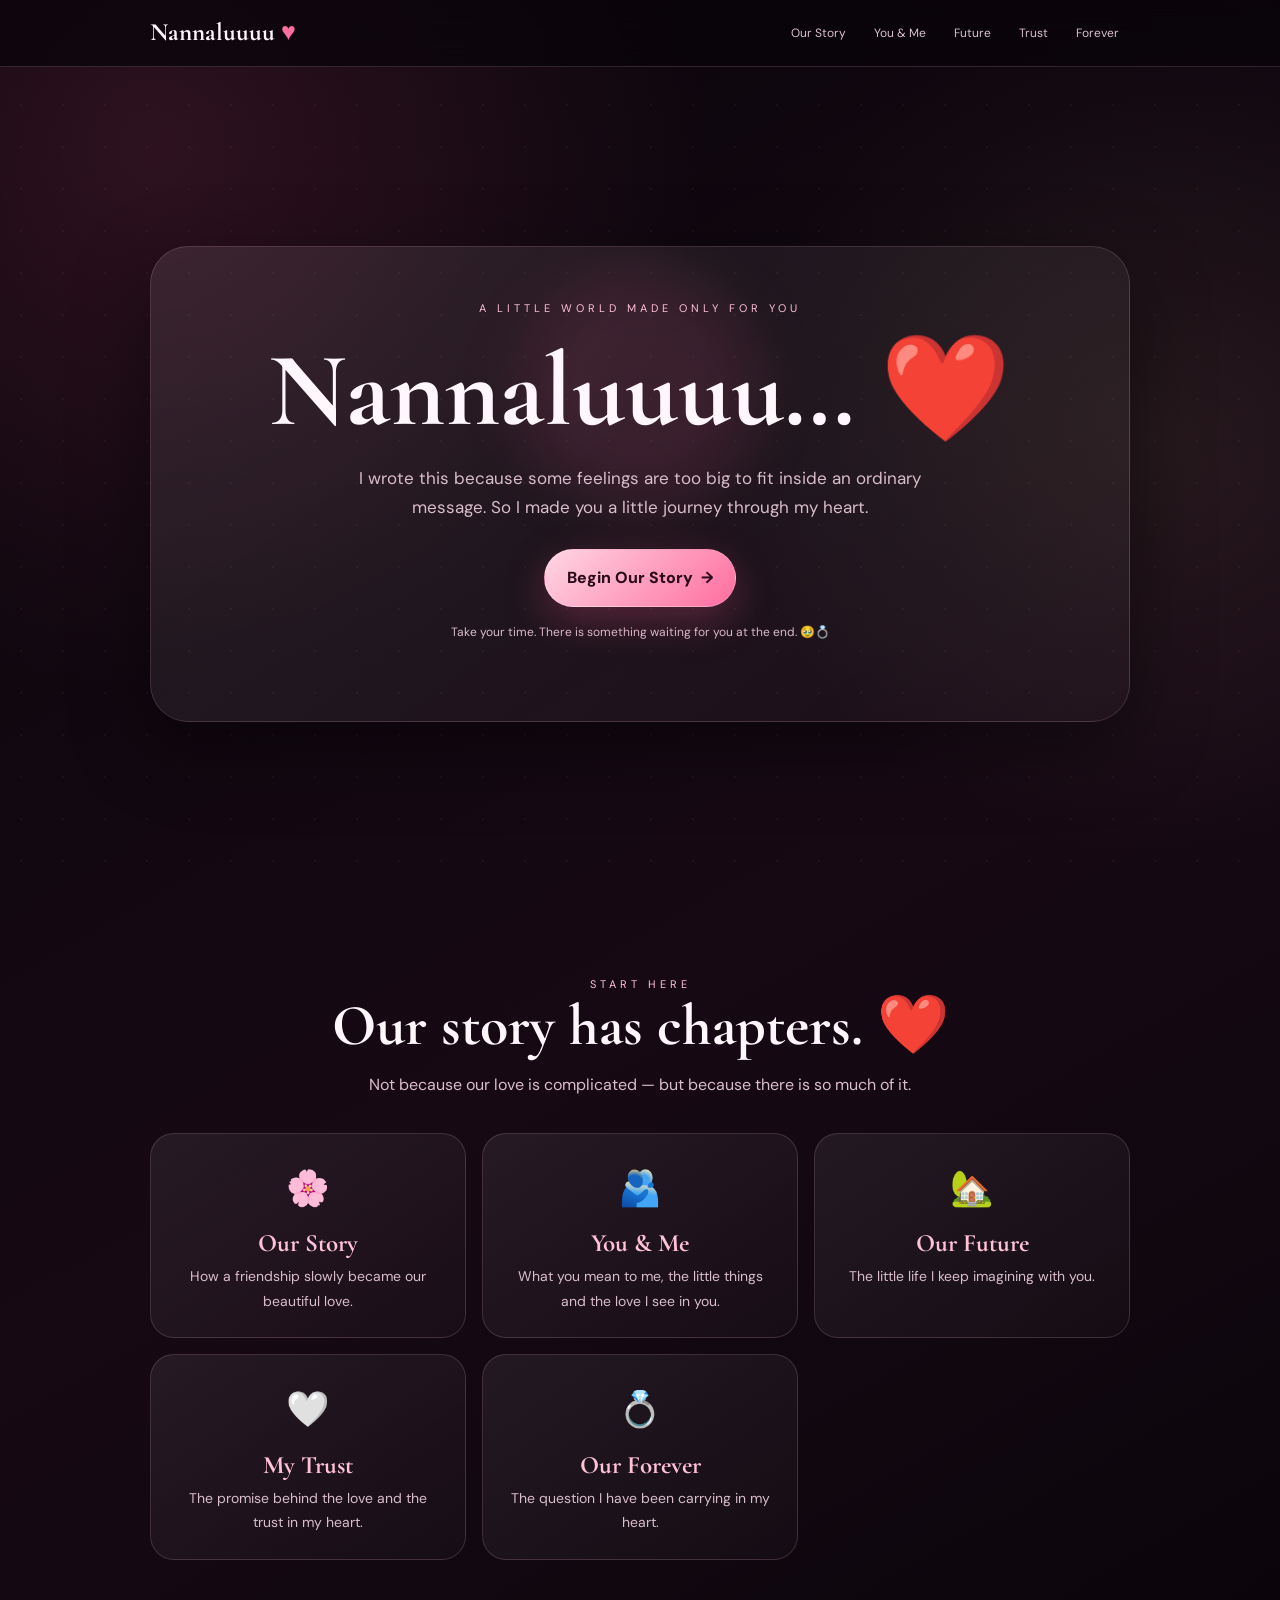
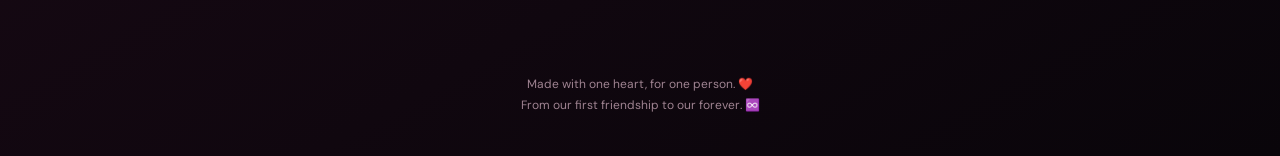
<file: index.html>
<!DOCTYPE html><html lang="en"><head><meta charset="UTF-8"><meta name="viewport" content="width=device-width,initial-scale=1,viewport-fit=cover"><meta name="theme-color" content="#09050a"><title>Nannaluuuu ❤️ | Our Forever</title><style id="site-style">
@import url('https://fonts.googleapis.com/css2?family=Cormorant+Garamond:wght@500;600;700&family=DM+Sans:wght@400;500;600;700&display=swap');
:root{
 --bg:#09050a; --surface:#160c14; --surface2:#21101c; --pink:#ff6d9f; --pink2:#ffc1d5;
 --gold:#f7d79c; --text:#fff7fb; --muted:#d9bdca; --line:rgba(255,196,218,.16);
 --shadow:0 25px 80px rgba(0,0,0,.42); --radius:28px;
}
*{box-sizing:border-box}
html{scroll-behavior:smooth}
body{margin:0;background:
 radial-gradient(circle at 12% 8%,rgba(255,91,145,.14),transparent 28%),
 radial-gradient(circle at 90% 25%,rgba(247,215,156,.08),transparent 24%),
 linear-gradient(150deg,#09050a,#170914 55%,#09050a);
 color:var(--text);font-family:"DM Sans",sans-serif;line-height:1.75;overflow-x:hidden}
body:before{content:"";position:fixed;inset:0;pointer-events:none;opacity:.045;background-image:radial-gradient(#fff 1px,transparent 1px);background-size:42px 42px;z-index:-1}
a{color:inherit}
.container{width:min(980px,calc(100% - 30px));margin:auto}
.topbar{position:sticky;top:0;z-index:90;backdrop-filter:blur(18px);background:rgba(9,5,10,.72);border-bottom:1px solid var(--line)}
.nav{height:66px;display:flex;align-items:center;justify-content:space-between;gap:12px}
.brand{font-family:"Cormorant Garamond",serif;font-size:25px;font-weight:700;text-decoration:none}
.brand span{color:var(--pink)}
.menu{display:flex;gap:6px;overflow:auto;white-space:nowrap}
.menu a{text-decoration:none;color:#d9c0cc;padding:8px 11px;border-radius:999px;font-size:12px}
.menu a:hover,.menu a.active{background:rgba(255,109,159,.11);color:#fff}
.hero{min-height:calc(100svh - 66px);display:grid;place-items:center;text-align:center;padding:55px 0;position:relative}
.hero-card{padding:52px 28px;border:1px solid var(--line);border-radius:38px;background:linear-gradient(145deg,rgba(255,255,255,.09),rgba(255,255,255,.025));box-shadow:var(--shadow);position:relative;overflow:hidden}
.hero-card:after{content:"";position:absolute;width:240px;height:240px;border-radius:50%;background:rgba(255,109,159,.12);filter:blur(30px);left:50%;top:30%;transform:translate(-50%,-50%)}
.eyebrow{text-transform:uppercase;letter-spacing:4px;color:var(--pink2);font-size:11px;position:relative;z-index:1}
h1,h2,h3{font-family:"Cormorant Garamond",serif;line-height:1.12}
h1{font-size:clamp(54px,12vw,105px);margin:14px 0;position:relative;z-index:1}
h2{font-size:clamp(34px,7vw,58px);margin:0 0 12px}
h3{font-size:30px;color:var(--pink2)}
.hero p{max-width:610px;margin:0 auto 26px;color:var(--muted);font-size:17px;position:relative;z-index:1}
.btn{display:inline-flex;align-items:center;justify-content:center;gap:8px;border:1px solid rgba(255,255,255,.14);background:linear-gradient(135deg,#ffd7e4,#ff6d9f);color:#2a0918;font-weight:800;padding:14px 22px;border-radius:999px;text-decoration:none;box-shadow:0 14px 40px rgba(255,91,145,.25);transition:.25s;cursor:pointer}
.btn:hover{transform:translateY(-3px);box-shadow:0 18px 50px rgba(255,91,145,.38)}
.btn.ghost{background:rgba(255,255,255,.05);color:#ffe7f0;box-shadow:none}
.icon{width:20px;height:20px;display:inline-block;vertical-align:-4px}
.floating{position:absolute;inset:0;overflow:hidden;pointer-events:none}
.floating span{position:absolute;bottom:-40px;font-size:22px;opacity:.4;animation:float 8s linear infinite}
.floating span:nth-child(1){left:8%;animation-delay:0s}.floating span:nth-child(2){left:28%;animation-delay:1.8s}.floating span:nth-child(3){left:54%;animation-delay:3.5s}.floating span:nth-child(4){left:77%;animation-delay:5s}.floating span:nth-child(5){left:92%;animation-delay:2.4s}
.section{padding:74px 0}
.section-head{text-align:center;margin-bottom:34px}
.section-head p{color:var(--muted);max-width:650px;margin:auto}
.card{border:1px solid var(--line);background:rgba(255,255,255,.045);border-radius:var(--radius);box-shadow:var(--shadow);padding:28px}
.story-card{margin-bottom:18px}
.story-card p{font-size:17px;color:#f8eaf0}
.quote{padding:20px;border-left:3px solid var(--pink);background:rgba(255,109,159,.07);border-radius:0 20px 20px 0;margin:22px 0;color:#ffe8f0;font-family:"Cormorant Garamond",serif;font-size:24px}
.grid{display:grid;grid-template-columns:repeat(2,1fr);gap:16px}
.grid3{grid-template-columns:repeat(3,1fr)}
.feature{text-align:center;padding:24px;border:1px solid var(--line);border-radius:24px;background:linear-gradient(145deg,rgba(255,255,255,.07),rgba(255,255,255,.025));transition:.25s}
.feature:hover{transform:translateY(-5px);border-color:rgba(255,180,204,.35)}
.feature .big-icon{font-size:35px;margin-bottom:10px}
.feature h3{margin:5px 0 7px;font-size:25px}
.feature p{margin:0;color:var(--muted);font-size:14px}
.timeline{position:relative;max-width:760px;margin:auto}
.timeline:before{content:"";position:absolute;left:20px;top:0;bottom:0;width:1px;background:linear-gradient(var(--pink),transparent)}
.timeline-item{position:relative;padding:0 0 24px 58px}
.timeline-dot{position:absolute;left:8px;top:3px;width:25px;height:25px;border-radius:50%;display:grid;place-items:center;background:#21101c;border:1px solid var(--pink);font-size:12px}
.timeline-item .card{padding:21px}
.timeline-item h3{margin:0 0 5px;font-size:26px}
.timeline-item p{margin:0;color:var(--muted)}
.page-hero{padding:75px 0 42px;text-align:center}
.page-hero .eyebrow{display:block}
.page-hero p{max-width:690px;margin:12px auto;color:var(--muted)}
.page-nav{display:flex;justify-content:space-between;gap:10px;margin:35px 0 60px}
.page-nav a{min-width:0;flex:1}
.final{text-align:center;padding:45px 25px;background:radial-gradient(circle at 50% 30%,rgba(255,109,159,.17),transparent 50%),rgba(255,255,255,.045)}
.question{font-family:"Cormorant Garamond",serif;font-size:clamp(34px,8vw,62px);line-height:1.15;color:#fff;margin:24px 0}
.signature{font-family:"Cormorant Garamond",serif;font-size:28px;color:var(--pink2)}
.badge{display:inline-block;padding:7px 12px;border:1px solid var(--line);border-radius:999px;color:var(--pink2);font-size:12px;margin:4px}
footer{text-align:center;padding:40px 15px;color:#9f8391;font-size:12px}
.reveal{opacity:0;transform:translateY(22px);transition:.8s}.reveal.show{opacity:1;transform:none}
.progress{position:fixed;top:0;left:0;width:100%;height:3px;z-index:200;background:transparent}.progress span{display:block;width:0;height:100%;background:linear-gradient(90deg,var(--pink),var(--gold),var(--pink))}
.heart-pop{font-size:38px;min-height:50px}
@keyframes float{0%{transform:translateY(0) rotate(0);opacity:0}12%{opacity:.5}100%{transform:translateY(-110vh) rotate(30deg);opacity:0}}
@keyframes pulse{0%,100%{transform:scale(1)}50%{transform:scale(1.12)}}
.pulse{animation:pulse 1.8s infinite}
@media(max-width:720px){
 .nav{height:58px}.brand{font-size:23px}.menu a{padding:7px 9px}
 .hero-card{padding:42px 19px;border-radius:28px}.grid,.grid3{grid-template-columns:1fr}
 .section{padding:55px 0}.card{padding:21px}.quote{font-size:21px}
 .page-nav{flex-direction:column}.page-nav a{width:100%}
}

/* FINAL ROBUSTNESS / NAVIGATION FIXES */
.hero-card::after,.hero-card:after{pointer-events:none;z-index:0}
.hero-card>*{position:relative;z-index:2}
.btn,.feature,.menu a,.brand,.page-nav a{position:relative;z-index:10;pointer-events:auto}
.reveal{opacity:1;transform:none}
body.page-enter main,body.page-enter .hero,body.page-enter footer{animation:pageIn .65s ease both}
@keyframes pageIn{from{opacity:0;transform:translateY(10px)}to{opacity:1;transform:none}}
@keyframes softGlow{0%,100%{box-shadow:0 0 0 rgba(255,109,159,0)}50%{box-shadow:0 0 35px rgba(255,109,159,.12)}}
.feature{animation:softGlow 4s ease-in-out infinite}
.feature:nth-child(2){animation-delay:.4s}.feature:nth-child(3){animation-delay:.8s}.feature:nth-child(4){animation-delay:1.2s}.feature:nth-child(5){animation-delay:1.6s}.feature:nth-child(6){animation-delay:2s}
@media(max-width:720px){.menu{max-width:62vw}.menu a{font-size:11px;padding:7px 8px}.hero{min-height:calc(100svh - 58px)}}
</style></head><body><div class="progress"><span></span></div>
<header class="topbar"><div class="container nav">
<a class="brand" href="./index.html">Nannaluuuu <span>♥</span></a>
<nav class="menu">
<a href="./story.html">Our Story</a><a href="./you.html">You & Me</a><a href="./future.html">Future</a><a href="./trust.html">Trust</a><a href="./proposal.html">Forever</a>
</nav></div></header>
<main>
<section class="hero"><div class="floating"><span>❤️</span><span>💗</span><span>✨</span><span>🤍</span><span>💍</span></div>
<div class="container"><div class="hero-card">
<div class="eyebrow">A little world made only for you</div>
<h1>Nannaluuuu… ❤️</h1>
<p>I wrote this because some feelings are too big to fit inside an ordinary message. So I made you a little journey through my heart.</p>
<a class="btn" href="./story.html">Begin Our Story <span>→</span></a>
<p style="font-size:12px;margin-top:15px">Take your time. There is something waiting for you at the end. 🥹💍</p>
</div></div></section>
<section class="section"><div class="container"><div class="section-head"><div class="eyebrow">Start here</div><h2>Our story has chapters. ❤️</h2><p>Not because our love is complicated — but because there is so much of it.</p></div>
<div class="grid grid3">
<a class="feature" href="./story.html" style="text-decoration:none"><div class="big-icon">🌸</div><h3>Our Story</h3><p>How a friendship slowly became our beautiful love.</p></a>
<a class="feature" href="./you.html" style="text-decoration:none"><div class="big-icon">🫂</div><h3>You & Me</h3><p>What you mean to me, the little things and the love I see in you.</p></a>
<a class="feature" href="./future.html" style="text-decoration:none"><div class="big-icon">🏡</div><h3>Our Future</h3><p>The little life I keep imagining with you.</p></a>
<a class="feature" href="./trust.html" style="text-decoration:none"><div class="big-icon">🤍</div><h3>My Trust</h3><p>The promise behind the love and the trust in my heart.</p></a>
<a class="feature" href="./proposal.html" style="text-decoration:none"><div class="big-icon">💍</div><h3>Our Forever</h3><p>The question I have been carrying in my heart.</p></a>
</div></div></section>
</main><footer>Made with one heart, for one person. ❤️<br>From our first friendship to our forever. ♾️</footer><script id="site-script">document.addEventListener("DOMContentLoaded",()=>{
  document.body.classList.add("page-enter");
  const reveals=[...document.querySelectorAll(".reveal")];
  if("IntersectionObserver" in window){
    const io=new IntersectionObserver(entries=>entries.forEach(e=>{if(e.isIntersecting){e.target.classList.add("show");io.unobserve(e.target)}}),{threshold:.08});
    reveals.forEach((el,i)=>{el.style.transitionDelay=Math.min(i*70,500)+"ms";io.observe(el)});
  }else reveals.forEach(el=>el.classList.add("show"));
  const bar=document.querySelector(".progress span");
  const update=()=>{if(!bar)return;const d=document.documentElement.scrollHeight-innerHeight;bar.style.width=(d>0?(scrollY/d)*100:0)+"%"};
  addEventListener("scroll",update,{passive:true});update();
  document.querySelectorAll('a[href$=".html"]').forEach(a=>{
    a.addEventListener("click",()=>{document.body.classList.add("page-leaving")});
  });
});
function heartBurst(count=30){
  const icons=["❤️","💗","💖","💘","💞","✨","💍"];
  for(let i=0;i<count;i++){
    const s=document.createElement("span");s.textContent=icons[Math.floor(Math.random()*icons.length)];
    s.style.position="fixed";s.style.left=(50+(Math.random()*60-30))+"vw";s.style.top=(55+(Math.random()*20-10))+"vh";
    s.style.zIndex="9999";s.style.pointerEvents="none";s.style.fontSize=(18+Math.random()*22)+"px";
    s.style.transition="transform 1.2s ease, opacity 1.2s ease";document.body.appendChild(s);
    requestAnimationFrame(()=>{s.style.transform=`translate(${(Math.random()*360-180)}px,${-(120+Math.random()*420)}px) rotate(${Math.random()*360-180}deg)`;s.style.opacity="0"});
    setTimeout(()=>s.remove(),1300);
  }
}
</script></body></html>
</file>
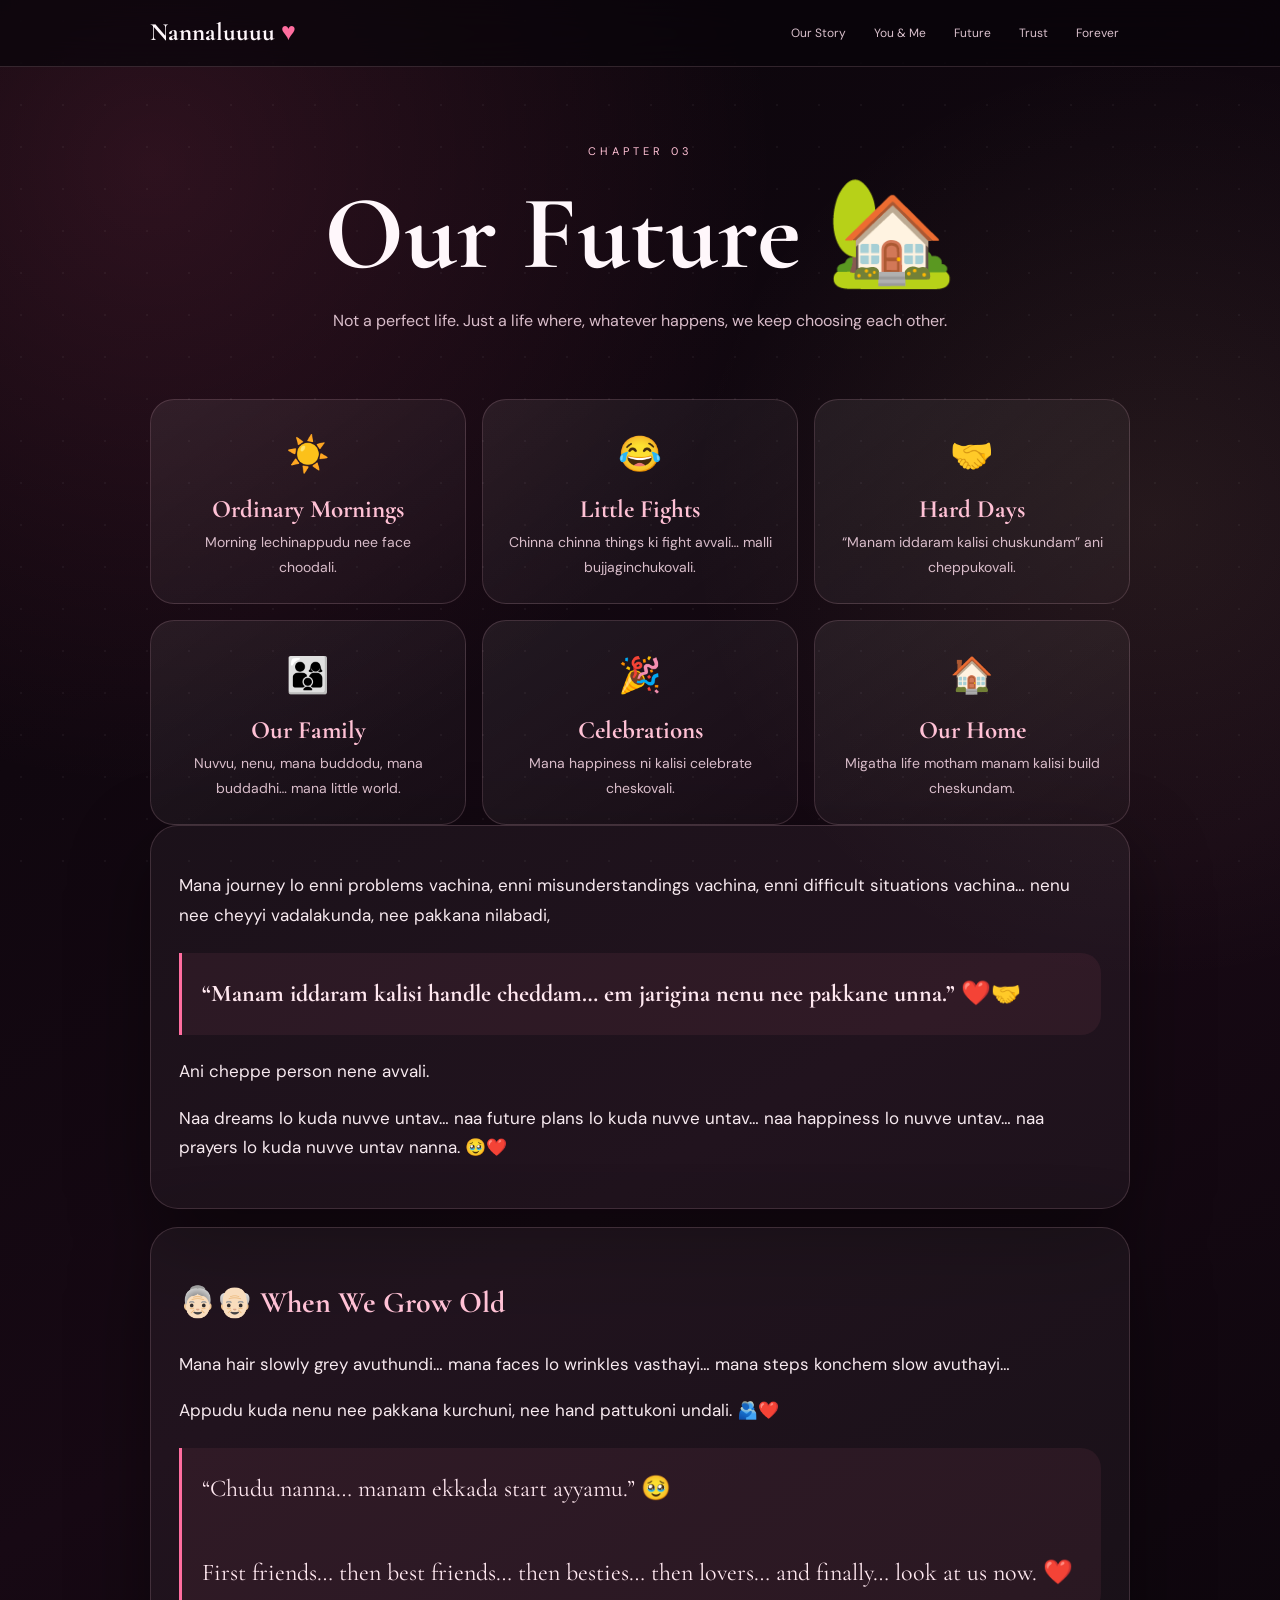
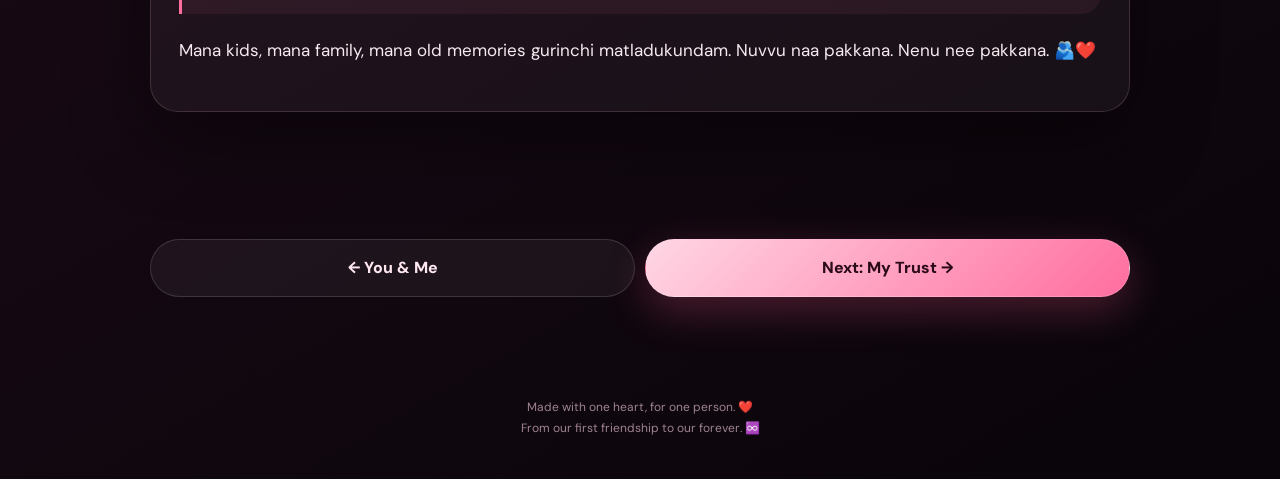
<file: future.html>
<!DOCTYPE html><html lang="en"><head><meta charset="UTF-8"><meta name="viewport" content="width=device-width,initial-scale=1,viewport-fit=cover"><meta name="theme-color" content="#09050a"><title>Our Future 🏡 | Nannaluuuu</title><style id="site-style">
@import url('https://fonts.googleapis.com/css2?family=Cormorant+Garamond:wght@500;600;700&family=DM+Sans:wght@400;500;600;700&display=swap');
:root{
 --bg:#09050a; --surface:#160c14; --surface2:#21101c; --pink:#ff6d9f; --pink2:#ffc1d5;
 --gold:#f7d79c; --text:#fff7fb; --muted:#d9bdca; --line:rgba(255,196,218,.16);
 --shadow:0 25px 80px rgba(0,0,0,.42); --radius:28px;
}
*{box-sizing:border-box}
html{scroll-behavior:smooth}
body{margin:0;background:
 radial-gradient(circle at 12% 8%,rgba(255,91,145,.14),transparent 28%),
 radial-gradient(circle at 90% 25%,rgba(247,215,156,.08),transparent 24%),
 linear-gradient(150deg,#09050a,#170914 55%,#09050a);
 color:var(--text);font-family:"DM Sans",sans-serif;line-height:1.75;overflow-x:hidden}
body:before{content:"";position:fixed;inset:0;pointer-events:none;opacity:.045;background-image:radial-gradient(#fff 1px,transparent 1px);background-size:42px 42px;z-index:-1}
a{color:inherit}
.container{width:min(980px,calc(100% - 30px));margin:auto}
.topbar{position:sticky;top:0;z-index:90;backdrop-filter:blur(18px);background:rgba(9,5,10,.72);border-bottom:1px solid var(--line)}
.nav{height:66px;display:flex;align-items:center;justify-content:space-between;gap:12px}
.brand{font-family:"Cormorant Garamond",serif;font-size:25px;font-weight:700;text-decoration:none}
.brand span{color:var(--pink)}
.menu{display:flex;gap:6px;overflow:auto;white-space:nowrap}
.menu a{text-decoration:none;color:#d9c0cc;padding:8px 11px;border-radius:999px;font-size:12px}
.menu a:hover,.menu a.active{background:rgba(255,109,159,.11);color:#fff}
.hero{min-height:calc(100svh - 66px);display:grid;place-items:center;text-align:center;padding:55px 0;position:relative}
.hero-card{padding:52px 28px;border:1px solid var(--line);border-radius:38px;background:linear-gradient(145deg,rgba(255,255,255,.09),rgba(255,255,255,.025));box-shadow:var(--shadow);position:relative;overflow:hidden}
.hero-card:after{content:"";position:absolute;width:240px;height:240px;border-radius:50%;background:rgba(255,109,159,.12);filter:blur(30px);left:50%;top:30%;transform:translate(-50%,-50%)}
.eyebrow{text-transform:uppercase;letter-spacing:4px;color:var(--pink2);font-size:11px;position:relative;z-index:1}
h1,h2,h3{font-family:"Cormorant Garamond",serif;line-height:1.12}
h1{font-size:clamp(54px,12vw,105px);margin:14px 0;position:relative;z-index:1}
h2{font-size:clamp(34px,7vw,58px);margin:0 0 12px}
h3{font-size:30px;color:var(--pink2)}
.hero p{max-width:610px;margin:0 auto 26px;color:var(--muted);font-size:17px;position:relative;z-index:1}
.btn{display:inline-flex;align-items:center;justify-content:center;gap:8px;border:1px solid rgba(255,255,255,.14);background:linear-gradient(135deg,#ffd7e4,#ff6d9f);color:#2a0918;font-weight:800;padding:14px 22px;border-radius:999px;text-decoration:none;box-shadow:0 14px 40px rgba(255,91,145,.25);transition:.25s;cursor:pointer}
.btn:hover{transform:translateY(-3px);box-shadow:0 18px 50px rgba(255,91,145,.38)}
.btn.ghost{background:rgba(255,255,255,.05);color:#ffe7f0;box-shadow:none}
.icon{width:20px;height:20px;display:inline-block;vertical-align:-4px}
.floating{position:absolute;inset:0;overflow:hidden;pointer-events:none}
.floating span{position:absolute;bottom:-40px;font-size:22px;opacity:.4;animation:float 8s linear infinite}
.floating span:nth-child(1){left:8%;animation-delay:0s}.floating span:nth-child(2){left:28%;animation-delay:1.8s}.floating span:nth-child(3){left:54%;animation-delay:3.5s}.floating span:nth-child(4){left:77%;animation-delay:5s}.floating span:nth-child(5){left:92%;animation-delay:2.4s}
.section{padding:74px 0}
.section-head{text-align:center;margin-bottom:34px}
.section-head p{color:var(--muted);max-width:650px;margin:auto}
.card{border:1px solid var(--line);background:rgba(255,255,255,.045);border-radius:var(--radius);box-shadow:var(--shadow);padding:28px}
.story-card{margin-bottom:18px}
.story-card p{font-size:17px;color:#f8eaf0}
.quote{padding:20px;border-left:3px solid var(--pink);background:rgba(255,109,159,.07);border-radius:0 20px 20px 0;margin:22px 0;color:#ffe8f0;font-family:"Cormorant Garamond",serif;font-size:24px}
.grid{display:grid;grid-template-columns:repeat(2,1fr);gap:16px}
.grid3{grid-template-columns:repeat(3,1fr)}
.feature{text-align:center;padding:24px;border:1px solid var(--line);border-radius:24px;background:linear-gradient(145deg,rgba(255,255,255,.07),rgba(255,255,255,.025));transition:.25s}
.feature:hover{transform:translateY(-5px);border-color:rgba(255,180,204,.35)}
.feature .big-icon{font-size:35px;margin-bottom:10px}
.feature h3{margin:5px 0 7px;font-size:25px}
.feature p{margin:0;color:var(--muted);font-size:14px}
.timeline{position:relative;max-width:760px;margin:auto}
.timeline:before{content:"";position:absolute;left:20px;top:0;bottom:0;width:1px;background:linear-gradient(var(--pink),transparent)}
.timeline-item{position:relative;padding:0 0 24px 58px}
.timeline-dot{position:absolute;left:8px;top:3px;width:25px;height:25px;border-radius:50%;display:grid;place-items:center;background:#21101c;border:1px solid var(--pink);font-size:12px}
.timeline-item .card{padding:21px}
.timeline-item h3{margin:0 0 5px;font-size:26px}
.timeline-item p{margin:0;color:var(--muted)}
.page-hero{padding:75px 0 42px;text-align:center}
.page-hero .eyebrow{display:block}
.page-hero p{max-width:690px;margin:12px auto;color:var(--muted)}
.page-nav{display:flex;justify-content:space-between;gap:10px;margin:35px 0 60px}
.page-nav a{min-width:0;flex:1}
.final{text-align:center;padding:45px 25px;background:radial-gradient(circle at 50% 30%,rgba(255,109,159,.17),transparent 50%),rgba(255,255,255,.045)}
.question{font-family:"Cormorant Garamond",serif;font-size:clamp(34px,8vw,62px);line-height:1.15;color:#fff;margin:24px 0}
.signature{font-family:"Cormorant Garamond",serif;font-size:28px;color:var(--pink2)}
.badge{display:inline-block;padding:7px 12px;border:1px solid var(--line);border-radius:999px;color:var(--pink2);font-size:12px;margin:4px}
footer{text-align:center;padding:40px 15px;color:#9f8391;font-size:12px}
.reveal{opacity:0;transform:translateY(22px);transition:.8s}.reveal.show{opacity:1;transform:none}
.progress{position:fixed;top:0;left:0;width:100%;height:3px;z-index:200;background:transparent}.progress span{display:block;width:0;height:100%;background:linear-gradient(90deg,var(--pink),var(--gold),var(--pink))}
.heart-pop{font-size:38px;min-height:50px}
@keyframes float{0%{transform:translateY(0) rotate(0);opacity:0}12%{opacity:.5}100%{transform:translateY(-110vh) rotate(30deg);opacity:0}}
@keyframes pulse{0%,100%{transform:scale(1)}50%{transform:scale(1.12)}}
.pulse{animation:pulse 1.8s infinite}
@media(max-width:720px){
 .nav{height:58px}.brand{font-size:23px}.menu a{padding:7px 9px}
 .hero-card{padding:42px 19px;border-radius:28px}.grid,.grid3{grid-template-columns:1fr}
 .section{padding:55px 0}.card{padding:21px}.quote{font-size:21px}
 .page-nav{flex-direction:column}.page-nav a{width:100%}
}

/* FINAL ROBUSTNESS / NAVIGATION FIXES */
.hero-card::after,.hero-card:after{pointer-events:none;z-index:0}
.hero-card>*{position:relative;z-index:2}
.btn,.feature,.menu a,.brand,.page-nav a{position:relative;z-index:10;pointer-events:auto}
.reveal{opacity:1;transform:none}
body.page-enter main,body.page-enter .hero,body.page-enter footer{animation:pageIn .65s ease both}
@keyframes pageIn{from{opacity:0;transform:translateY(10px)}to{opacity:1;transform:none}}
@keyframes softGlow{0%,100%{box-shadow:0 0 0 rgba(255,109,159,0)}50%{box-shadow:0 0 35px rgba(255,109,159,.12)}}
.feature{animation:softGlow 4s ease-in-out infinite}
.feature:nth-child(2){animation-delay:.4s}.feature:nth-child(3){animation-delay:.8s}.feature:nth-child(4){animation-delay:1.2s}.feature:nth-child(5){animation-delay:1.6s}.feature:nth-child(6){animation-delay:2s}
@media(max-width:720px){.menu{max-width:62vw}.menu a{font-size:11px;padding:7px 8px}.hero{min-height:calc(100svh - 58px)}}
</style></head><body><div class="progress"><span></span></div>
<header class="topbar"><div class="container nav">
<a class="brand" href="./index.html">Nannaluuuu <span>♥</span></a>
<nav class="menu">
<a href="./story.html">Our Story</a><a href="./you.html">You & Me</a><a href="./future.html">Future</a><a href="./trust.html">Trust</a><a href="./proposal.html">Forever</a>
</nav></div></header>
<main class="container">
<section class="page-hero"><div class="eyebrow">Chapter 03</div><h1>Our Future 🏡</h1><p>Not a perfect life. Just a life where, whatever happens, we keep choosing each other.</p></section>
<section class="section" style="padding-top:10px">
<div class="grid grid3">
<div class="feature reveal"><div class="big-icon">☀️</div><h3>Ordinary Mornings</h3><p>Morning lechinappudu nee face choodali.</p></div>
<div class="feature reveal"><div class="big-icon">😂</div><h3>Little Fights</h3><p>Chinna chinna things ki fight avvali… malli bujjaginchukovali.</p></div>
<div class="feature reveal"><div class="big-icon">🤝</div><h3>Hard Days</h3><p>“Manam iddaram kalisi chuskundam” ani cheppukovali.</p></div>
<div class="feature reveal"><div class="big-icon">👨‍👩‍👦</div><h3>Our Family</h3><p>Nuvvu, nenu, mana buddodu, mana buddadhi… mana little world.</p></div>
<div class="feature reveal"><div class="big-icon">🎉</div><h3>Celebrations</h3><p>Mana happiness ni kalisi celebrate cheskovali.</p></div>
<div class="feature reveal"><div class="big-icon">🏠</div><h3>Our Home</h3><p>Migatha life motham manam kalisi build cheskundam.</p></div>
</div>
<div class="card story-card reveal"><p>Mana journey lo enni problems vachina, enni misunderstandings vachina, enni difficult situations vachina… nenu nee cheyyi vadalakunda, nee pakkana nilabadi,</p><div class="quote"><strong>“Manam iddaram kalisi handle cheddam… em jarigina nenu nee pakkane unna.” ❤️🤝</strong></div><p>Ani cheppe person nene avvali.</p><p>Naa dreams lo kuda nuvve untav… naa future plans lo kuda nuvve untav… naa happiness lo nuvve untav… naa prayers lo kuda nuvve untav nanna. 🥹❤️</p></div>
<div class="card story-card reveal"><h3>👵🏻👴🏻 When We Grow Old</h3><p>Mana hair slowly grey avuthundi… mana faces lo wrinkles vasthayi… mana steps konchem slow avuthayi…</p><p>Appudu kuda nenu nee pakkana kurchuni, nee hand pattukoni undali. 🫂❤️</p><div class="quote">“Chudu nanna… manam ekkada start ayyamu.” 🥹<br><br>First friends… then best friends… then besties… then lovers… and finally… look at us now. ❤️</div><p>Mana kids, mana family, mana old memories gurinchi matladukundam. Nuvvu naa pakkana. Nenu nee pakkana. 🫂❤️</p></div>
</section>
<div class="page-nav"><a class="btn ghost" href="./you.html">← You & Me</a><a class="btn" href="./trust.html">Next: My Trust →</a></div>
</main><footer>Made with one heart, for one person. ❤️<br>From our first friendship to our forever. ♾️</footer><script id="site-script">document.addEventListener("DOMContentLoaded",()=>{
  document.body.classList.add("page-enter");
  const reveals=[...document.querySelectorAll(".reveal")];
  if("IntersectionObserver" in window){
    const io=new IntersectionObserver(entries=>entries.forEach(e=>{if(e.isIntersecting){e.target.classList.add("show");io.unobserve(e.target)}}),{threshold:.08});
    reveals.forEach((el,i)=>{el.style.transitionDelay=Math.min(i*70,500)+"ms";io.observe(el)});
  }else reveals.forEach(el=>el.classList.add("show"));
  const bar=document.querySelector(".progress span");
  const update=()=>{if(!bar)return;const d=document.documentElement.scrollHeight-innerHeight;bar.style.width=(d>0?(scrollY/d)*100:0)+"%"};
  addEventListener("scroll",update,{passive:true});update();
  document.querySelectorAll('a[href$=".html"]').forEach(a=>{
    a.addEventListener("click",()=>{document.body.classList.add("page-leaving")});
  });
});
function heartBurst(count=30){
  const icons=["❤️","💗","💖","💘","💞","✨","💍"];
  for(let i=0;i<count;i++){
    const s=document.createElement("span");s.textContent=icons[Math.floor(Math.random()*icons.length)];
    s.style.position="fixed";s.style.left=(50+(Math.random()*60-30))+"vw";s.style.top=(55+(Math.random()*20-10))+"vh";
    s.style.zIndex="9999";s.style.pointerEvents="none";s.style.fontSize=(18+Math.random()*22)+"px";
    s.style.transition="transform 1.2s ease, opacity 1.2s ease";document.body.appendChild(s);
    requestAnimationFrame(()=>{s.style.transform=`translate(${(Math.random()*360-180)}px,${-(120+Math.random()*420)}px) rotate(${Math.random()*360-180}deg)`;s.style.opacity="0"});
    setTimeout(()=>s.remove(),1300);
  }
}
</script></body></html>
</file>
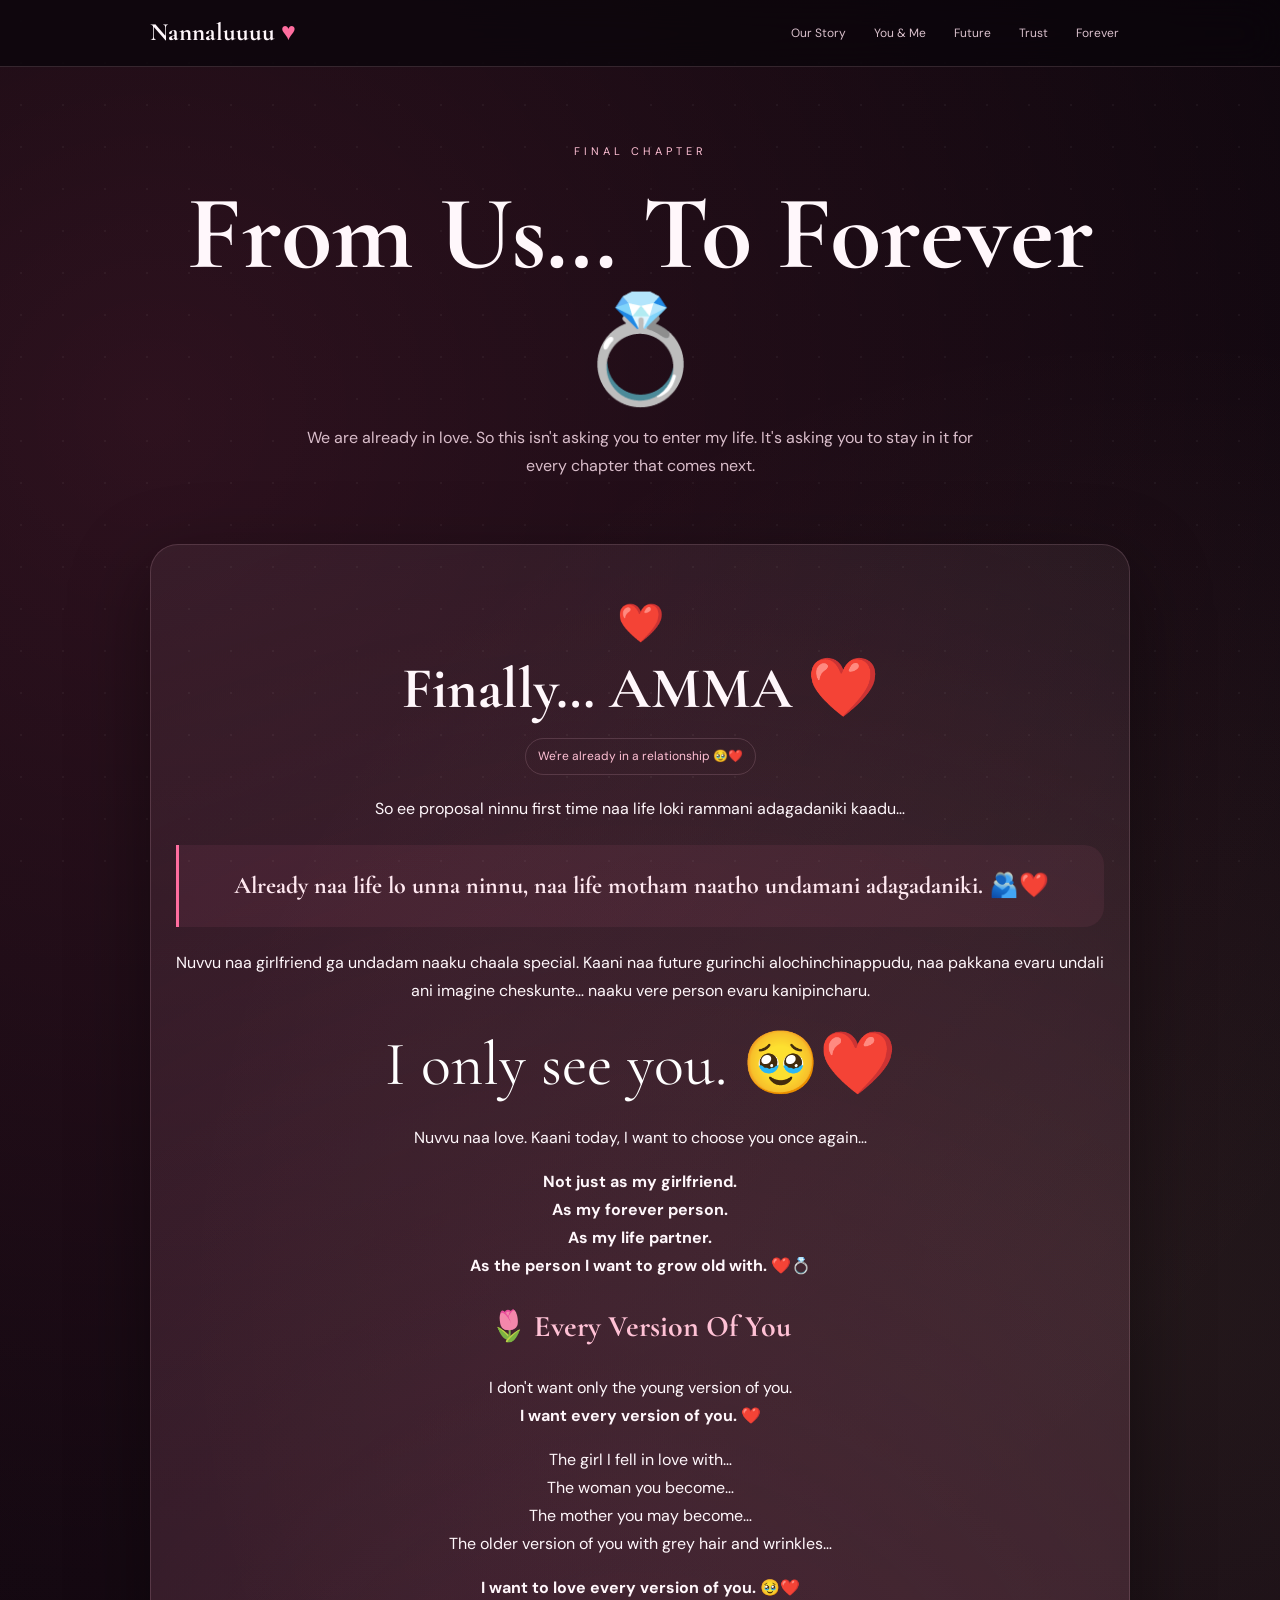
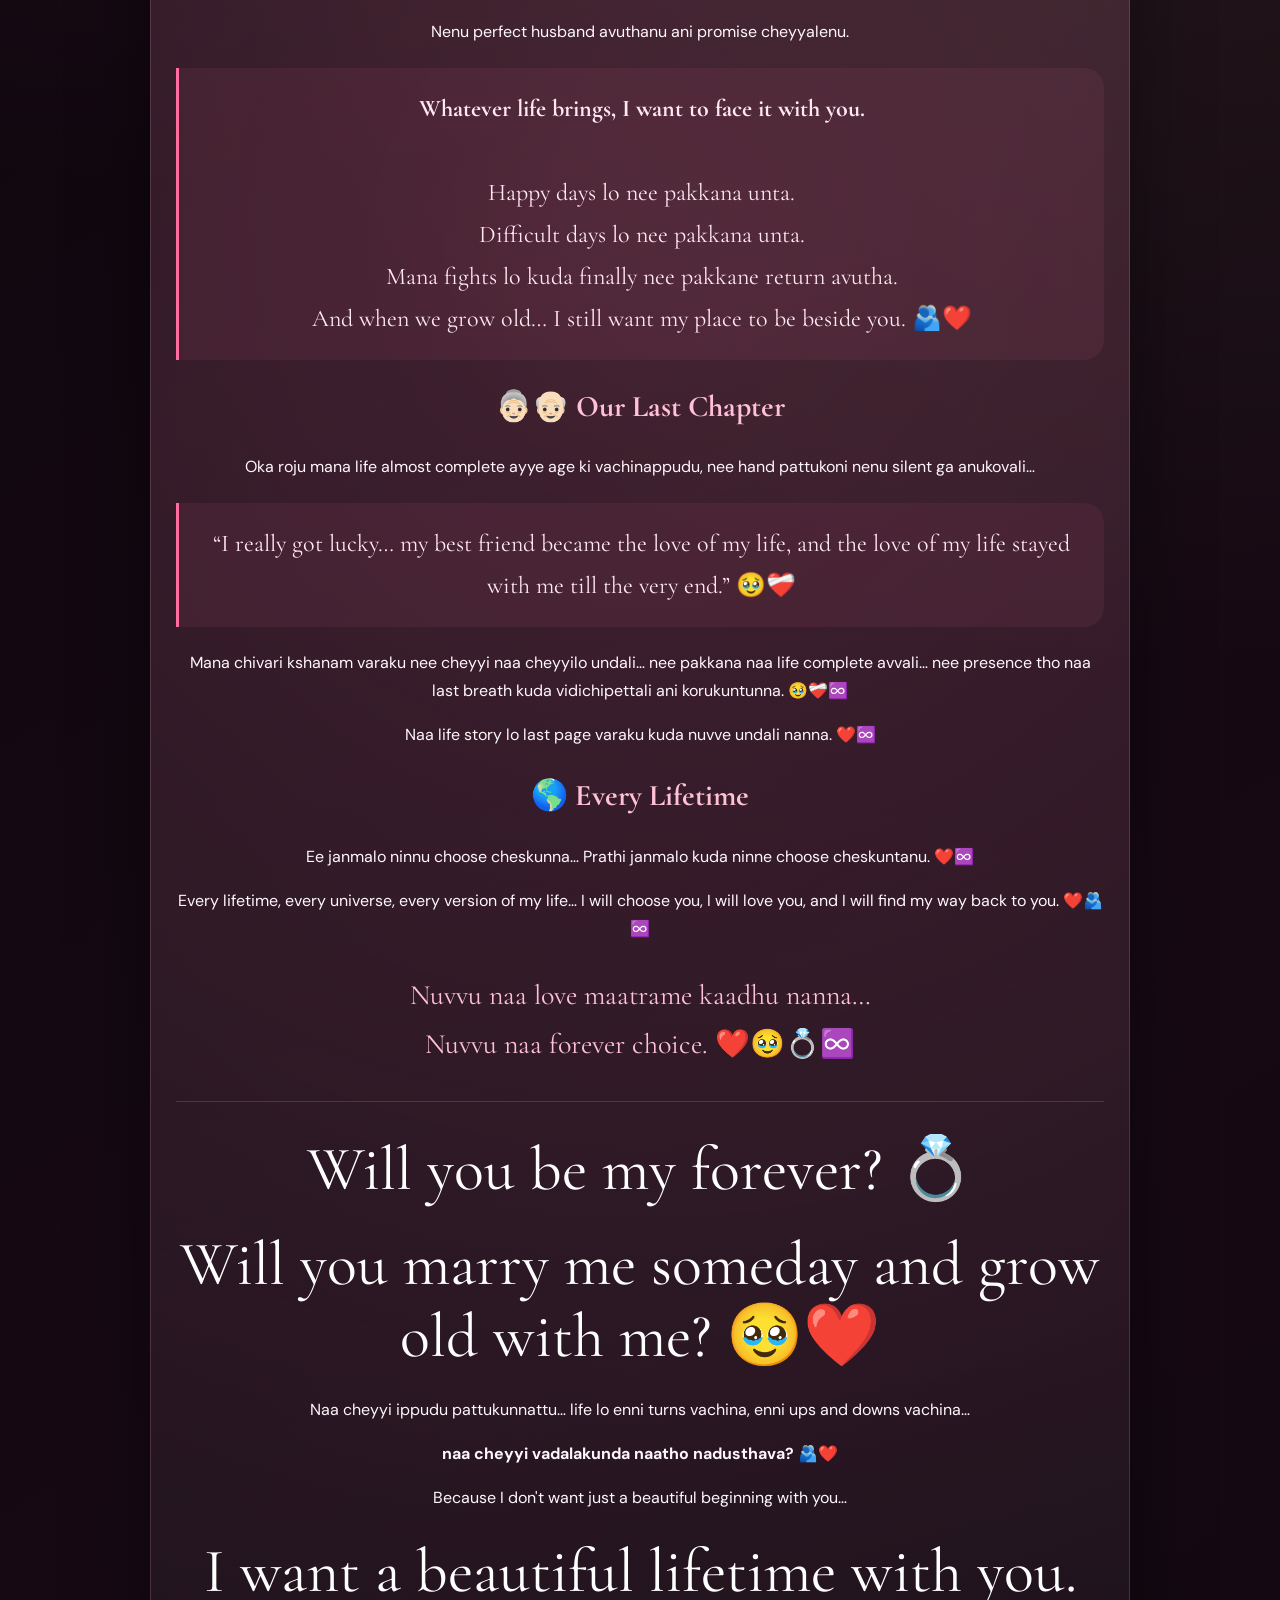
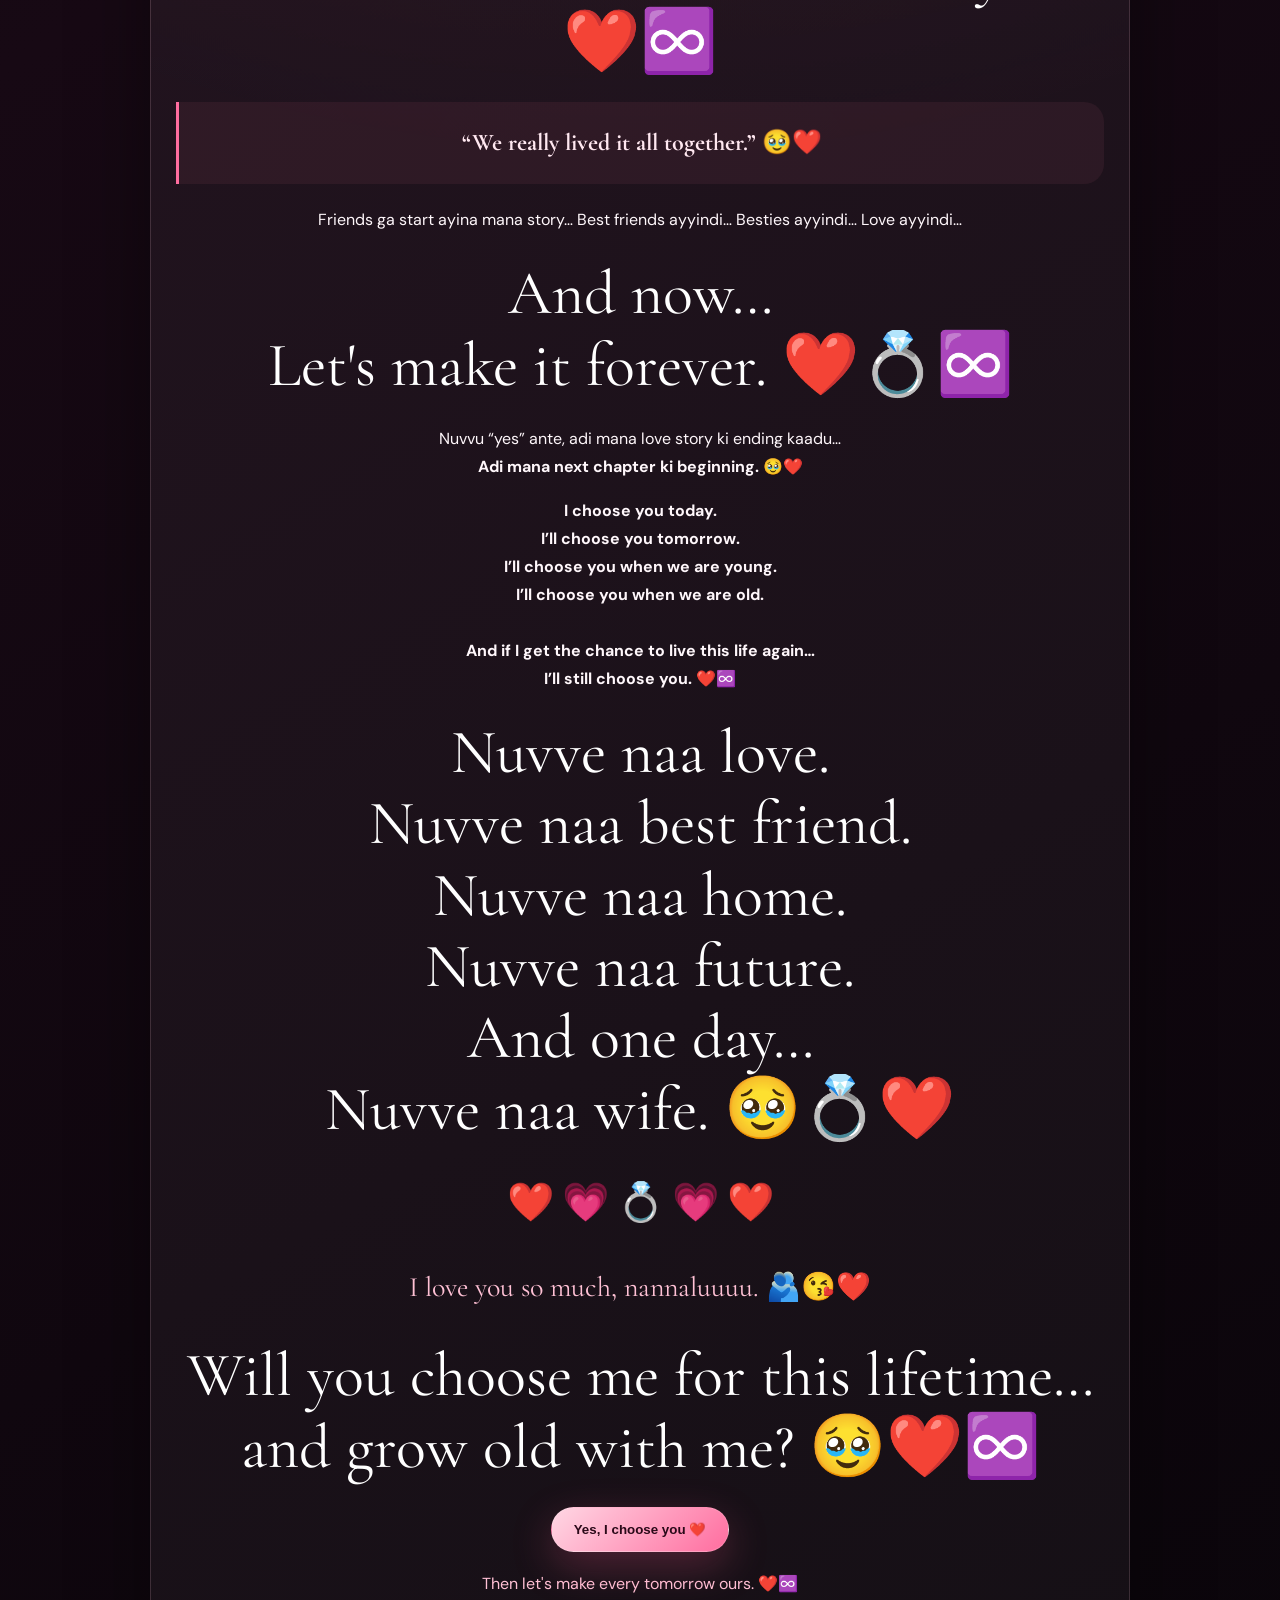
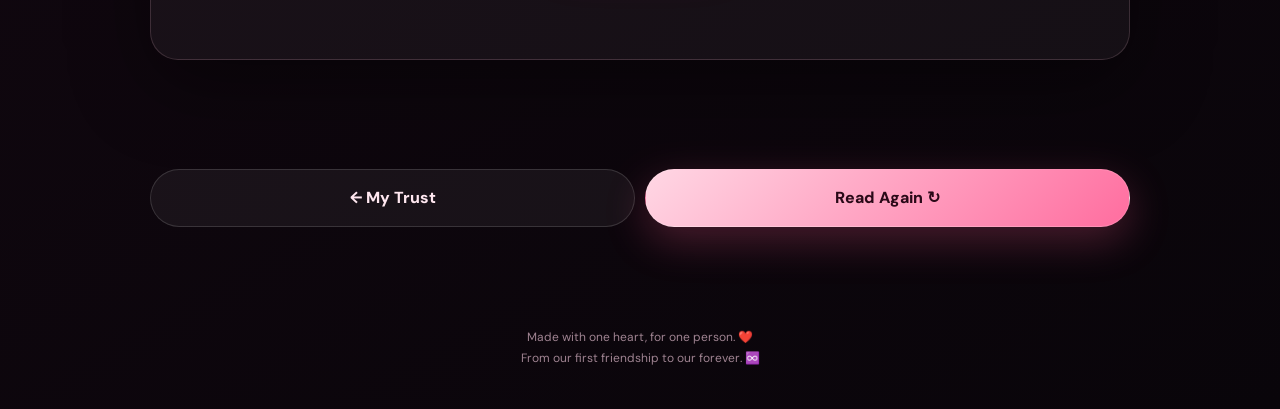
<file: proposal.html>
<!DOCTYPE html><html lang="en"><head><meta charset="UTF-8"><meta name="viewport" content="width=device-width,initial-scale=1,viewport-fit=cover"><meta name="theme-color" content="#09050a"><title>Our Forever 💍 | Nannaluuuu</title><style id="site-style">
@import url('https://fonts.googleapis.com/css2?family=Cormorant+Garamond:wght@500;600;700&family=DM+Sans:wght@400;500;600;700&display=swap');
:root{
 --bg:#09050a; --surface:#160c14; --surface2:#21101c; --pink:#ff6d9f; --pink2:#ffc1d5;
 --gold:#f7d79c; --text:#fff7fb; --muted:#d9bdca; --line:rgba(255,196,218,.16);
 --shadow:0 25px 80px rgba(0,0,0,.42); --radius:28px;
}
*{box-sizing:border-box}
html{scroll-behavior:smooth}
body{margin:0;background:
 radial-gradient(circle at 12% 8%,rgba(255,91,145,.14),transparent 28%),
 radial-gradient(circle at 90% 25%,rgba(247,215,156,.08),transparent 24%),
 linear-gradient(150deg,#09050a,#170914 55%,#09050a);
 color:var(--text);font-family:"DM Sans",sans-serif;line-height:1.75;overflow-x:hidden}
body:before{content:"";position:fixed;inset:0;pointer-events:none;opacity:.045;background-image:radial-gradient(#fff 1px,transparent 1px);background-size:42px 42px;z-index:-1}
a{color:inherit}
.container{width:min(980px,calc(100% - 30px));margin:auto}
.topbar{position:sticky;top:0;z-index:90;backdrop-filter:blur(18px);background:rgba(9,5,10,.72);border-bottom:1px solid var(--line)}
.nav{height:66px;display:flex;align-items:center;justify-content:space-between;gap:12px}
.brand{font-family:"Cormorant Garamond",serif;font-size:25px;font-weight:700;text-decoration:none}
.brand span{color:var(--pink)}
.menu{display:flex;gap:6px;overflow:auto;white-space:nowrap}
.menu a{text-decoration:none;color:#d9c0cc;padding:8px 11px;border-radius:999px;font-size:12px}
.menu a:hover,.menu a.active{background:rgba(255,109,159,.11);color:#fff}
.hero{min-height:calc(100svh - 66px);display:grid;place-items:center;text-align:center;padding:55px 0;position:relative}
.hero-card{padding:52px 28px;border:1px solid var(--line);border-radius:38px;background:linear-gradient(145deg,rgba(255,255,255,.09),rgba(255,255,255,.025));box-shadow:var(--shadow);position:relative;overflow:hidden}
.hero-card:after{content:"";position:absolute;width:240px;height:240px;border-radius:50%;background:rgba(255,109,159,.12);filter:blur(30px);left:50%;top:30%;transform:translate(-50%,-50%)}
.eyebrow{text-transform:uppercase;letter-spacing:4px;color:var(--pink2);font-size:11px;position:relative;z-index:1}
h1,h2,h3{font-family:"Cormorant Garamond",serif;line-height:1.12}
h1{font-size:clamp(54px,12vw,105px);margin:14px 0;position:relative;z-index:1}
h2{font-size:clamp(34px,7vw,58px);margin:0 0 12px}
h3{font-size:30px;color:var(--pink2)}
.hero p{max-width:610px;margin:0 auto 26px;color:var(--muted);font-size:17px;position:relative;z-index:1}
.btn{display:inline-flex;align-items:center;justify-content:center;gap:8px;border:1px solid rgba(255,255,255,.14);background:linear-gradient(135deg,#ffd7e4,#ff6d9f);color:#2a0918;font-weight:800;padding:14px 22px;border-radius:999px;text-decoration:none;box-shadow:0 14px 40px rgba(255,91,145,.25);transition:.25s;cursor:pointer}
.btn:hover{transform:translateY(-3px);box-shadow:0 18px 50px rgba(255,91,145,.38)}
.btn.ghost{background:rgba(255,255,255,.05);color:#ffe7f0;box-shadow:none}
.icon{width:20px;height:20px;display:inline-block;vertical-align:-4px}
.floating{position:absolute;inset:0;overflow:hidden;pointer-events:none}
.floating span{position:absolute;bottom:-40px;font-size:22px;opacity:.4;animation:float 8s linear infinite}
.floating span:nth-child(1){left:8%;animation-delay:0s}.floating span:nth-child(2){left:28%;animation-delay:1.8s}.floating span:nth-child(3){left:54%;animation-delay:3.5s}.floating span:nth-child(4){left:77%;animation-delay:5s}.floating span:nth-child(5){left:92%;animation-delay:2.4s}
.section{padding:74px 0}
.section-head{text-align:center;margin-bottom:34px}
.section-head p{color:var(--muted);max-width:650px;margin:auto}
.card{border:1px solid var(--line);background:rgba(255,255,255,.045);border-radius:var(--radius);box-shadow:var(--shadow);padding:28px}
.story-card{margin-bottom:18px}
.story-card p{font-size:17px;color:#f8eaf0}
.quote{padding:20px;border-left:3px solid var(--pink);background:rgba(255,109,159,.07);border-radius:0 20px 20px 0;margin:22px 0;color:#ffe8f0;font-family:"Cormorant Garamond",serif;font-size:24px}
.grid{display:grid;grid-template-columns:repeat(2,1fr);gap:16px}
.grid3{grid-template-columns:repeat(3,1fr)}
.feature{text-align:center;padding:24px;border:1px solid var(--line);border-radius:24px;background:linear-gradient(145deg,rgba(255,255,255,.07),rgba(255,255,255,.025));transition:.25s}
.feature:hover{transform:translateY(-5px);border-color:rgba(255,180,204,.35)}
.feature .big-icon{font-size:35px;margin-bottom:10px}
.feature h3{margin:5px 0 7px;font-size:25px}
.feature p{margin:0;color:var(--muted);font-size:14px}
.timeline{position:relative;max-width:760px;margin:auto}
.timeline:before{content:"";position:absolute;left:20px;top:0;bottom:0;width:1px;background:linear-gradient(var(--pink),transparent)}
.timeline-item{position:relative;padding:0 0 24px 58px}
.timeline-dot{position:absolute;left:8px;top:3px;width:25px;height:25px;border-radius:50%;display:grid;place-items:center;background:#21101c;border:1px solid var(--pink);font-size:12px}
.timeline-item .card{padding:21px}
.timeline-item h3{margin:0 0 5px;font-size:26px}
.timeline-item p{margin:0;color:var(--muted)}
.page-hero{padding:75px 0 42px;text-align:center}
.page-hero .eyebrow{display:block}
.page-hero p{max-width:690px;margin:12px auto;color:var(--muted)}
.page-nav{display:flex;justify-content:space-between;gap:10px;margin:35px 0 60px}
.page-nav a{min-width:0;flex:1}
.final{text-align:center;padding:45px 25px;background:radial-gradient(circle at 50% 30%,rgba(255,109,159,.17),transparent 50%),rgba(255,255,255,.045)}
.question{font-family:"Cormorant Garamond",serif;font-size:clamp(34px,8vw,62px);line-height:1.15;color:#fff;margin:24px 0}
.signature{font-family:"Cormorant Garamond",serif;font-size:28px;color:var(--pink2)}
.badge{display:inline-block;padding:7px 12px;border:1px solid var(--line);border-radius:999px;color:var(--pink2);font-size:12px;margin:4px}
footer{text-align:center;padding:40px 15px;color:#9f8391;font-size:12px}
.reveal{opacity:0;transform:translateY(22px);transition:.8s}.reveal.show{opacity:1;transform:none}
.progress{position:fixed;top:0;left:0;width:100%;height:3px;z-index:200;background:transparent}.progress span{display:block;width:0;height:100%;background:linear-gradient(90deg,var(--pink),var(--gold),var(--pink))}
.heart-pop{font-size:38px;min-height:50px}
@keyframes float{0%{transform:translateY(0) rotate(0);opacity:0}12%{opacity:.5}100%{transform:translateY(-110vh) rotate(30deg);opacity:0}}
@keyframes pulse{0%,100%{transform:scale(1)}50%{transform:scale(1.12)}}
.pulse{animation:pulse 1.8s infinite}
@media(max-width:720px){
 .nav{height:58px}.brand{font-size:23px}.menu a{padding:7px 9px}
 .hero-card{padding:42px 19px;border-radius:28px}.grid,.grid3{grid-template-columns:1fr}
 .section{padding:55px 0}.card{padding:21px}.quote{font-size:21px}
 .page-nav{flex-direction:column}.page-nav a{width:100%}
}

/* FINAL ROBUSTNESS / NAVIGATION FIXES */
.hero-card::after,.hero-card:after{pointer-events:none;z-index:0}
.hero-card>*{position:relative;z-index:2}
.btn,.feature,.menu a,.brand,.page-nav a{position:relative;z-index:10;pointer-events:auto}
.reveal{opacity:1;transform:none}
body.page-enter main,body.page-enter .hero,body.page-enter footer{animation:pageIn .65s ease both}
@keyframes pageIn{from{opacity:0;transform:translateY(10px)}to{opacity:1;transform:none}}
@keyframes softGlow{0%,100%{box-shadow:0 0 0 rgba(255,109,159,0)}50%{box-shadow:0 0 35px rgba(255,109,159,.12)}}
.feature{animation:softGlow 4s ease-in-out infinite}
.feature:nth-child(2){animation-delay:.4s}.feature:nth-child(3){animation-delay:.8s}.feature:nth-child(4){animation-delay:1.2s}.feature:nth-child(5){animation-delay:1.6s}.feature:nth-child(6){animation-delay:2s}
@media(max-width:720px){.menu{max-width:62vw}.menu a{font-size:11px;padding:7px 8px}.hero{min-height:calc(100svh - 58px)}}
</style></head><body><div class="progress"><span></span></div>
<header class="topbar"><div class="container nav">
<a class="brand" href="./index.html">Nannaluuuu <span>♥</span></a>
<nav class="menu">
<a href="./story.html">Our Story</a><a href="./you.html">You & Me</a><a href="./future.html">Future</a><a href="./trust.html">Trust</a><a href="./proposal.html">Forever</a>
</nav></div></header>
<main class="container">
<section class="page-hero"><div class="eyebrow">Final Chapter</div><h1>From Us… To Forever 💍</h1><p>We are already in love. So this isn't asking you to enter my life. It's asking you to stay in it for every chapter that comes next.</p></section>
<section class="section" style="padding-top:10px">
<div class="card final reveal">
<div class="heart-pop pulse">❤️</div>
<h2>Finally… AMMA ❤️</h2>
<span class="badge">We're already in a relationship 🥹❤️</span>
<p>So ee proposal ninnu first time naa life loki rammani adagadaniki kaadu…</p>
<div class="quote"><strong>Already naa life lo unna ninnu, naa life motham naatho undamani adagadaniki. 🫂❤️</strong></div>
<p>Nuvvu naa girlfriend ga undadam naaku chaala special. Kaani naa future gurinchi alochinchinappudu, naa pakkana evaru undali ani imagine cheskunte… naaku vere person evaru kanipincharu.</p>
<div class="question">I only see you. 🥹❤️</div>
<p>Nuvvu naa love. Kaani today, I want to choose you once again…</p>
<p><strong>Not just as my girlfriend.<br>As my forever person.<br>As my life partner.<br>As the person I want to grow old with. ❤️💍</strong></p>
<h3>🌷 Every Version Of You</h3>
<p>I don't want only the young version of you.<br><strong>I want every version of you.</strong> ❤️</p>
<p>The girl I fell in love with…<br>The woman you become…<br>The mother you may become…<br>The older version of you with grey hair and wrinkles…</p>
<p><strong>I want to love every version of you. 🥹❤️</strong></p>
<p>Nenu perfect husband avuthanu ani promise cheyyalenu.</p>
<div class="quote"><strong>Whatever life brings, I want to face it with you.</strong><br><br>Happy days lo nee pakkana unta.<br>Difficult days lo nee pakkana unta.<br>Mana fights lo kuda finally nee pakkane return avutha.<br>And when we grow old… I still want my place to be beside you. 🫂❤️</div>
<h3>👵🏻👴🏻 Our Last Chapter</h3>
<p>Oka roju mana life almost complete ayye age ki vachinappudu, nee hand pattukoni nenu silent ga anukovali…</p>
<div class="quote">“I really got lucky… my best friend became the love of my life, and the love of my life stayed with me till the very end.” 🥹❤️‍🩹</div>
<p>Mana chivari kshanam varaku nee cheyyi naa cheyyilo undali… nee pakkana naa life complete avvali… nee presence tho naa last breath kuda vidichipettali ani korukuntunna. 🥹❤️‍🩹♾️</p>
<p>Naa life story lo last page varaku kuda nuvve undali nanna. ❤️♾️</p>
<h3>🌎 Every Lifetime</h3>
<p>Ee janmalo ninnu choose cheskunna… Prathi janmalo kuda ninne choose cheskuntanu. ❤️♾️</p>
<p>Every lifetime, every universe, every version of my life… I will choose you, I will love you, and I will find my way back to you. ❤️🫂♾️</p>
<p class="signature">Nuvvu naa love maatrame kaadhu nanna…<br>Nuvvu naa forever choice. ❤️🥹💍♾️</p>
<hr style="border:0;border-top:1px solid var(--line);margin:32px 0">
<div class="question">Will you be my forever? 💍</div>
<div class="question">Will you marry me someday and grow old with me? 🥹❤️</div>
<p>Naa cheyyi ippudu pattukunnattu… life lo enni turns vachina, enni ups and downs vachina…</p>
<p><strong>naa cheyyi vadalakunda naatho nadusthava? 🫂❤️</strong></p>
<p>Because I don't want just a beautiful beginning with you…</p>
<div class="question">I want a beautiful lifetime with you. ❤️♾️</div>
<div class="quote"><strong>“We really lived it all together.” 🥹❤️</strong></div>
<p>Friends ga start ayina mana story… Best friends ayyindi… Besties ayyindi… Love ayyindi…</p>
<div class="question">And now…<br>Let's make it forever. ❤️💍♾️</div>
<p>Nuvvu “yes” ante, adi mana love story ki ending kaadu…<br><strong>Adi mana next chapter ki beginning. 🥹❤️</strong></p>
<p><strong>I choose you today.<br>I’ll choose you tomorrow.<br>I’ll choose you when we are young.<br>I’ll choose you when we are old.<br><br>And if I get the chance to live this life again…<br>I’ll still choose you. ❤️♾️</strong></p>
<div class="question">Nuvve naa love.<br>Nuvve naa best friend.<br>Nuvve naa home.<br>Nuvve naa future.<br>And one day…<br>Nuvve naa wife. 🥹💍❤️</div>
<div class="heart-pop">❤️ 💗 💍 💗 ❤️</div>
<p class="signature">I love you so much, nannaluuuu. 🫂😘❤️</p>
<div class="question">Will you choose me for this lifetime…<br>and grow old with me? 🥹❤️♾️</div>
<button class="btn" onclick="heartBurst(50)">Yes, I choose you ❤️</button>
<p style="color:var(--pink2);margin-top:18px">Then let's make every tomorrow ours. ❤️♾️</p>
</div>
</section>
<div class="page-nav"><a class="btn ghost" href="./trust.html">← My Trust</a><a class="btn" href="./index.html">Read Again ↻</a></div>
</main><footer>Made with one heart, for one person. ❤️<br>From our first friendship to our forever. ♾️</footer><script id="site-script">document.addEventListener("DOMContentLoaded",()=>{
  document.body.classList.add("page-enter");
  const reveals=[...document.querySelectorAll(".reveal")];
  if("IntersectionObserver" in window){
    const io=new IntersectionObserver(entries=>entries.forEach(e=>{if(e.isIntersecting){e.target.classList.add("show");io.unobserve(e.target)}}),{threshold:.08});
    reveals.forEach((el,i)=>{el.style.transitionDelay=Math.min(i*70,500)+"ms";io.observe(el)});
  }else reveals.forEach(el=>el.classList.add("show"));
  const bar=document.querySelector(".progress span");
  const update=()=>{if(!bar)return;const d=document.documentElement.scrollHeight-innerHeight;bar.style.width=(d>0?(scrollY/d)*100:0)+"%"};
  addEventListener("scroll",update,{passive:true});update();
  document.querySelectorAll('a[href$=".html"]').forEach(a=>{
    a.addEventListener("click",()=>{document.body.classList.add("page-leaving")});
  });
});
function heartBurst(count=30){
  const icons=["❤️","💗","💖","💘","💞","✨","💍"];
  for(let i=0;i<count;i++){
    const s=document.createElement("span");s.textContent=icons[Math.floor(Math.random()*icons.length)];
    s.style.position="fixed";s.style.left=(50+(Math.random()*60-30))+"vw";s.style.top=(55+(Math.random()*20-10))+"vh";
    s.style.zIndex="9999";s.style.pointerEvents="none";s.style.fontSize=(18+Math.random()*22)+"px";
    s.style.transition="transform 1.2s ease, opacity 1.2s ease";document.body.appendChild(s);
    requestAnimationFrame(()=>{s.style.transform=`translate(${(Math.random()*360-180)}px,${-(120+Math.random()*420)}px) rotate(${Math.random()*360-180}deg)`;s.style.opacity="0"});
    setTimeout(()=>s.remove(),1300);
  }
}
</script></body></html>
</file>
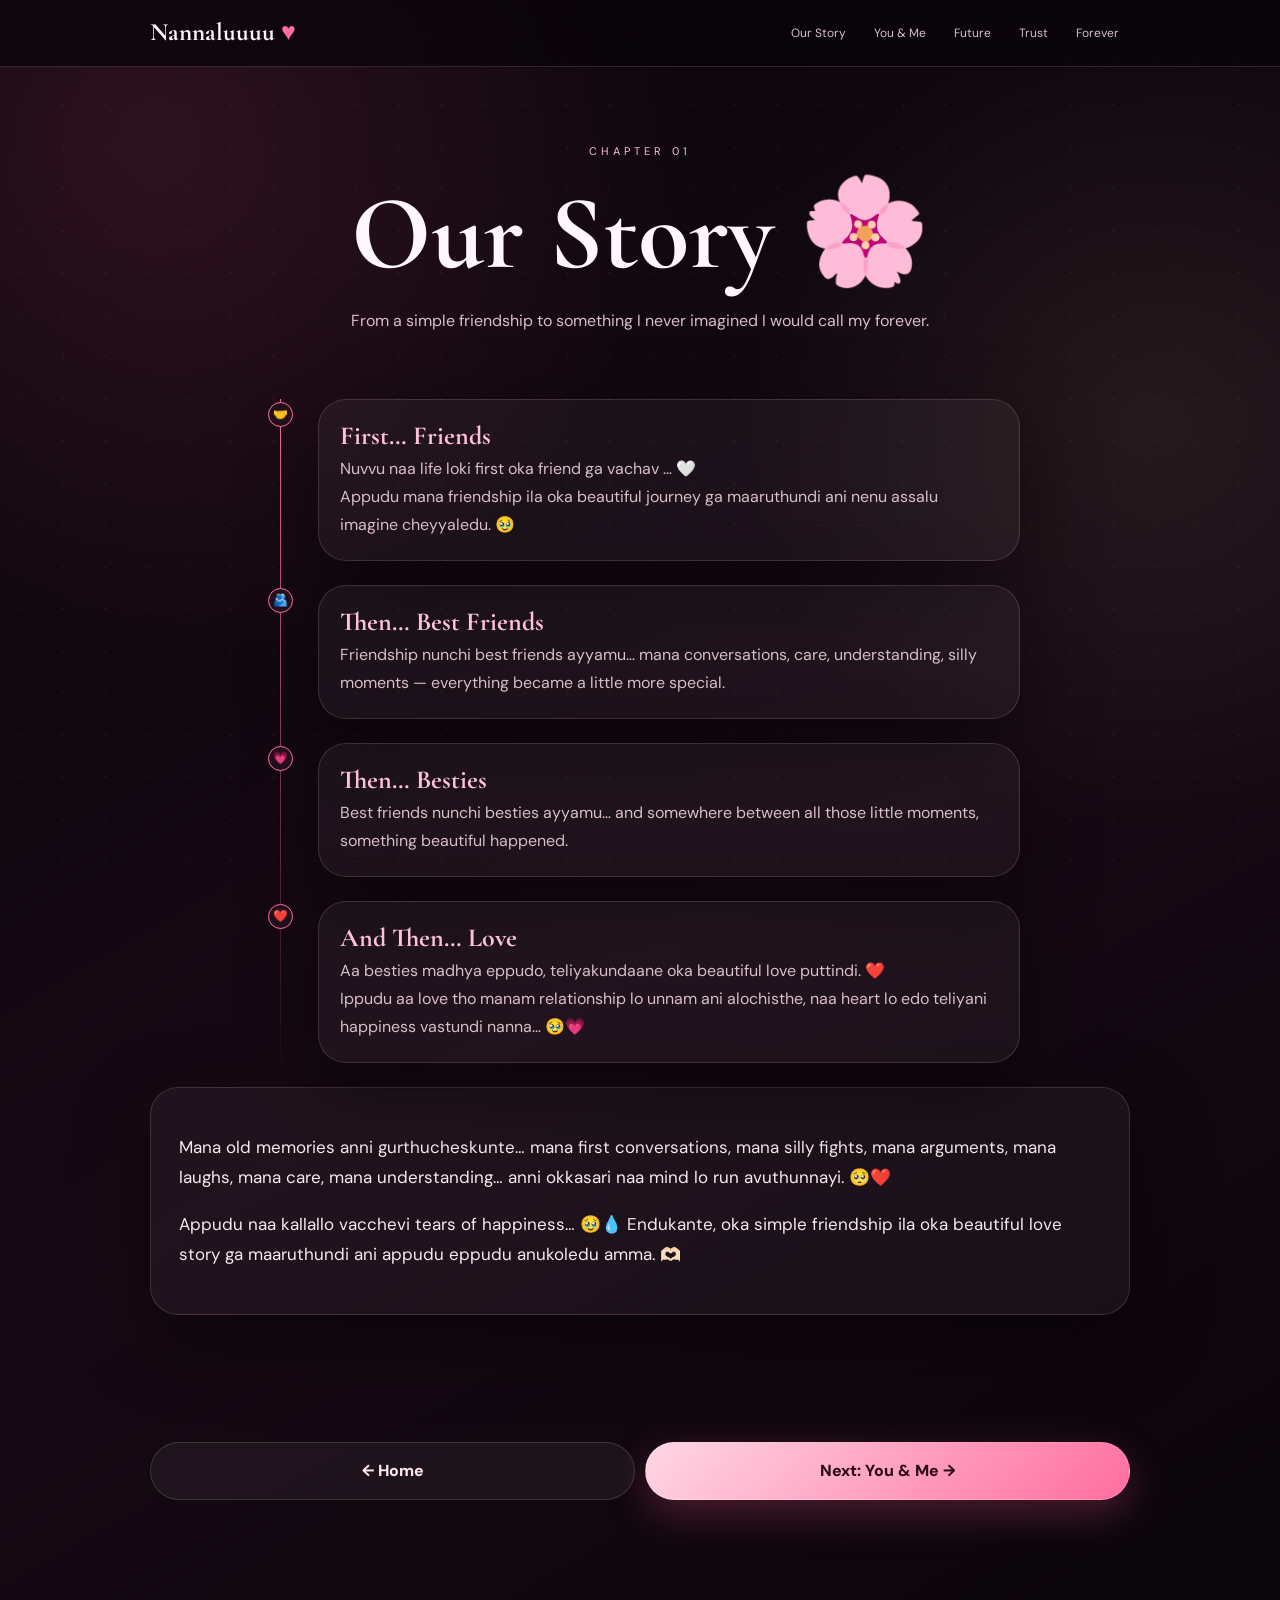
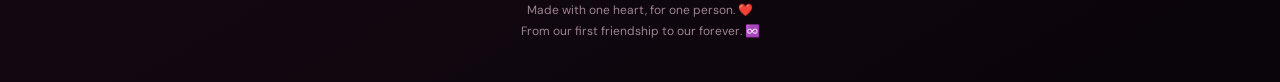
<file: story.html>
<!DOCTYPE html><html lang="en"><head><meta charset="UTF-8"><meta name="viewport" content="width=device-width,initial-scale=1,viewport-fit=cover"><meta name="theme-color" content="#09050a"><title>Our Story 🌸 | Nannaluuuu</title><style id="site-style">
@import url('https://fonts.googleapis.com/css2?family=Cormorant+Garamond:wght@500;600;700&family=DM+Sans:wght@400;500;600;700&display=swap');
:root{
 --bg:#09050a; --surface:#160c14; --surface2:#21101c; --pink:#ff6d9f; --pink2:#ffc1d5;
 --gold:#f7d79c; --text:#fff7fb; --muted:#d9bdca; --line:rgba(255,196,218,.16);
 --shadow:0 25px 80px rgba(0,0,0,.42); --radius:28px;
}
*{box-sizing:border-box}
html{scroll-behavior:smooth}
body{margin:0;background:
 radial-gradient(circle at 12% 8%,rgba(255,91,145,.14),transparent 28%),
 radial-gradient(circle at 90% 25%,rgba(247,215,156,.08),transparent 24%),
 linear-gradient(150deg,#09050a,#170914 55%,#09050a);
 color:var(--text);font-family:"DM Sans",sans-serif;line-height:1.75;overflow-x:hidden}
body:before{content:"";position:fixed;inset:0;pointer-events:none;opacity:.045;background-image:radial-gradient(#fff 1px,transparent 1px);background-size:42px 42px;z-index:-1}
a{color:inherit}
.container{width:min(980px,calc(100% - 30px));margin:auto}
.topbar{position:sticky;top:0;z-index:90;backdrop-filter:blur(18px);background:rgba(9,5,10,.72);border-bottom:1px solid var(--line)}
.nav{height:66px;display:flex;align-items:center;justify-content:space-between;gap:12px}
.brand{font-family:"Cormorant Garamond",serif;font-size:25px;font-weight:700;text-decoration:none}
.brand span{color:var(--pink)}
.menu{display:flex;gap:6px;overflow:auto;white-space:nowrap}
.menu a{text-decoration:none;color:#d9c0cc;padding:8px 11px;border-radius:999px;font-size:12px}
.menu a:hover,.menu a.active{background:rgba(255,109,159,.11);color:#fff}
.hero{min-height:calc(100svh - 66px);display:grid;place-items:center;text-align:center;padding:55px 0;position:relative}
.hero-card{padding:52px 28px;border:1px solid var(--line);border-radius:38px;background:linear-gradient(145deg,rgba(255,255,255,.09),rgba(255,255,255,.025));box-shadow:var(--shadow);position:relative;overflow:hidden}
.hero-card:after{content:"";position:absolute;width:240px;height:240px;border-radius:50%;background:rgba(255,109,159,.12);filter:blur(30px);left:50%;top:30%;transform:translate(-50%,-50%)}
.eyebrow{text-transform:uppercase;letter-spacing:4px;color:var(--pink2);font-size:11px;position:relative;z-index:1}
h1,h2,h3{font-family:"Cormorant Garamond",serif;line-height:1.12}
h1{font-size:clamp(54px,12vw,105px);margin:14px 0;position:relative;z-index:1}
h2{font-size:clamp(34px,7vw,58px);margin:0 0 12px}
h3{font-size:30px;color:var(--pink2)}
.hero p{max-width:610px;margin:0 auto 26px;color:var(--muted);font-size:17px;position:relative;z-index:1}
.btn{display:inline-flex;align-items:center;justify-content:center;gap:8px;border:1px solid rgba(255,255,255,.14);background:linear-gradient(135deg,#ffd7e4,#ff6d9f);color:#2a0918;font-weight:800;padding:14px 22px;border-radius:999px;text-decoration:none;box-shadow:0 14px 40px rgba(255,91,145,.25);transition:.25s;cursor:pointer}
.btn:hover{transform:translateY(-3px);box-shadow:0 18px 50px rgba(255,91,145,.38)}
.btn.ghost{background:rgba(255,255,255,.05);color:#ffe7f0;box-shadow:none}
.icon{width:20px;height:20px;display:inline-block;vertical-align:-4px}
.floating{position:absolute;inset:0;overflow:hidden;pointer-events:none}
.floating span{position:absolute;bottom:-40px;font-size:22px;opacity:.4;animation:float 8s linear infinite}
.floating span:nth-child(1){left:8%;animation-delay:0s}.floating span:nth-child(2){left:28%;animation-delay:1.8s}.floating span:nth-child(3){left:54%;animation-delay:3.5s}.floating span:nth-child(4){left:77%;animation-delay:5s}.floating span:nth-child(5){left:92%;animation-delay:2.4s}
.section{padding:74px 0}
.section-head{text-align:center;margin-bottom:34px}
.section-head p{color:var(--muted);max-width:650px;margin:auto}
.card{border:1px solid var(--line);background:rgba(255,255,255,.045);border-radius:var(--radius);box-shadow:var(--shadow);padding:28px}
.story-card{margin-bottom:18px}
.story-card p{font-size:17px;color:#f8eaf0}
.quote{padding:20px;border-left:3px solid var(--pink);background:rgba(255,109,159,.07);border-radius:0 20px 20px 0;margin:22px 0;color:#ffe8f0;font-family:"Cormorant Garamond",serif;font-size:24px}
.grid{display:grid;grid-template-columns:repeat(2,1fr);gap:16px}
.grid3{grid-template-columns:repeat(3,1fr)}
.feature{text-align:center;padding:24px;border:1px solid var(--line);border-radius:24px;background:linear-gradient(145deg,rgba(255,255,255,.07),rgba(255,255,255,.025));transition:.25s}
.feature:hover{transform:translateY(-5px);border-color:rgba(255,180,204,.35)}
.feature .big-icon{font-size:35px;margin-bottom:10px}
.feature h3{margin:5px 0 7px;font-size:25px}
.feature p{margin:0;color:var(--muted);font-size:14px}
.timeline{position:relative;max-width:760px;margin:auto}
.timeline:before{content:"";position:absolute;left:20px;top:0;bottom:0;width:1px;background:linear-gradient(var(--pink),transparent)}
.timeline-item{position:relative;padding:0 0 24px 58px}
.timeline-dot{position:absolute;left:8px;top:3px;width:25px;height:25px;border-radius:50%;display:grid;place-items:center;background:#21101c;border:1px solid var(--pink);font-size:12px}
.timeline-item .card{padding:21px}
.timeline-item h3{margin:0 0 5px;font-size:26px}
.timeline-item p{margin:0;color:var(--muted)}
.page-hero{padding:75px 0 42px;text-align:center}
.page-hero .eyebrow{display:block}
.page-hero p{max-width:690px;margin:12px auto;color:var(--muted)}
.page-nav{display:flex;justify-content:space-between;gap:10px;margin:35px 0 60px}
.page-nav a{min-width:0;flex:1}
.final{text-align:center;padding:45px 25px;background:radial-gradient(circle at 50% 30%,rgba(255,109,159,.17),transparent 50%),rgba(255,255,255,.045)}
.question{font-family:"Cormorant Garamond",serif;font-size:clamp(34px,8vw,62px);line-height:1.15;color:#fff;margin:24px 0}
.signature{font-family:"Cormorant Garamond",serif;font-size:28px;color:var(--pink2)}
.badge{display:inline-block;padding:7px 12px;border:1px solid var(--line);border-radius:999px;color:var(--pink2);font-size:12px;margin:4px}
footer{text-align:center;padding:40px 15px;color:#9f8391;font-size:12px}
.reveal{opacity:0;transform:translateY(22px);transition:.8s}.reveal.show{opacity:1;transform:none}
.progress{position:fixed;top:0;left:0;width:100%;height:3px;z-index:200;background:transparent}.progress span{display:block;width:0;height:100%;background:linear-gradient(90deg,var(--pink),var(--gold),var(--pink))}
.heart-pop{font-size:38px;min-height:50px}
@keyframes float{0%{transform:translateY(0) rotate(0);opacity:0}12%{opacity:.5}100%{transform:translateY(-110vh) rotate(30deg);opacity:0}}
@keyframes pulse{0%,100%{transform:scale(1)}50%{transform:scale(1.12)}}
.pulse{animation:pulse 1.8s infinite}
@media(max-width:720px){
 .nav{height:58px}.brand{font-size:23px}.menu a{padding:7px 9px}
 .hero-card{padding:42px 19px;border-radius:28px}.grid,.grid3{grid-template-columns:1fr}
 .section{padding:55px 0}.card{padding:21px}.quote{font-size:21px}
 .page-nav{flex-direction:column}.page-nav a{width:100%}
}

/* FINAL ROBUSTNESS / NAVIGATION FIXES */
.hero-card::after,.hero-card:after{pointer-events:none;z-index:0}
.hero-card>*{position:relative;z-index:2}
.btn,.feature,.menu a,.brand,.page-nav a{position:relative;z-index:10;pointer-events:auto}
.reveal{opacity:1;transform:none}
body.page-enter main,body.page-enter .hero,body.page-enter footer{animation:pageIn .65s ease both}
@keyframes pageIn{from{opacity:0;transform:translateY(10px)}to{opacity:1;transform:none}}
@keyframes softGlow{0%,100%{box-shadow:0 0 0 rgba(255,109,159,0)}50%{box-shadow:0 0 35px rgba(255,109,159,.12)}}
.feature{animation:softGlow 4s ease-in-out infinite}
.feature:nth-child(2){animation-delay:.4s}.feature:nth-child(3){animation-delay:.8s}.feature:nth-child(4){animation-delay:1.2s}.feature:nth-child(5){animation-delay:1.6s}.feature:nth-child(6){animation-delay:2s}
@media(max-width:720px){.menu{max-width:62vw}.menu a{font-size:11px;padding:7px 8px}.hero{min-height:calc(100svh - 58px)}}
</style></head><body><div class="progress"><span></span></div>
<header class="topbar"><div class="container nav">
<a class="brand" href="./index.html">Nannaluuuu <span>♥</span></a>
<nav class="menu">
<a href="./story.html">Our Story</a><a href="./you.html">You & Me</a><a href="./future.html">Future</a><a href="./trust.html">Trust</a><a href="./proposal.html">Forever</a>
</nav></div></header>
<main class="container">
<section class="page-hero"><div class="eyebrow">Chapter 01</div><h1>Our Story 🌸</h1><p>From a simple friendship to something I never imagined I would call my forever.</p></section>
<section class="section" style="padding-top:10px">
<div class="timeline">
<div class="timeline-item reveal"><div class="timeline-dot">🤝</div><div class="card"><h3>First… Friends</h3><p>Nuvvu naa life loki first oka friend ga vachav … 🤍<br>Appudu mana friendship ila oka beautiful journey ga maaruthundi ani nenu assalu imagine cheyyaledu. 🥹</p></div></div>
<div class="timeline-item reveal"><div class="timeline-dot">🫂</div><div class="card"><h3>Then… Best Friends</h3><p>Friendship nunchi best friends ayyamu… mana conversations, care, understanding, silly moments — everything became a little more special.</p></div></div>
<div class="timeline-item reveal"><div class="timeline-dot">💗</div><div class="card"><h3>Then… Besties</h3><p>Best friends nunchi besties ayyamu… and somewhere between all those little moments, something beautiful happened.</p></div></div>
<div class="timeline-item reveal"><div class="timeline-dot">❤️</div><div class="card"><h3>And Then… Love</h3><p>Aa besties madhya eppudo, teliyakundaane oka beautiful love puttindi. ❤️</p><p>Ippudu aa love tho manam relationship lo unnam ani alochisthe, naa heart lo edo teliyani happiness vastundi nanna… 🥹💗</p></div></div>
</div>
<div class="card story-card reveal"><p>Mana old memories anni gurthucheskunte… mana first conversations, mana silly fights, mana arguments, mana laughs, mana care, mana understanding… anni okkasari naa mind lo run avuthunnayi. 🥺❤️</p><p>Appudu naa kallallo vacchevi tears of happiness… 🥹💧 Endukante, oka simple friendship ila oka beautiful love story ga maaruthundi ani appudu eppudu anukoledu amma. 🫶🏻</p></div>
</section>
<div class="page-nav"><a class="btn ghost" href="./index.html">← Home</a><a class="btn" href="./you.html">Next: You & Me →</a></div>
</main><footer>Made with one heart, for one person. ❤️<br>From our first friendship to our forever. ♾️</footer><script id="site-script">document.addEventListener("DOMContentLoaded",()=>{
  document.body.classList.add("page-enter");
  const reveals=[...document.querySelectorAll(".reveal")];
  if("IntersectionObserver" in window){
    const io=new IntersectionObserver(entries=>entries.forEach(e=>{if(e.isIntersecting){e.target.classList.add("show");io.unobserve(e.target)}}),{threshold:.08});
    reveals.forEach((el,i)=>{el.style.transitionDelay=Math.min(i*70,500)+"ms";io.observe(el)});
  }else reveals.forEach(el=>el.classList.add("show"));
  const bar=document.querySelector(".progress span");
  const update=()=>{if(!bar)return;const d=document.documentElement.scrollHeight-innerHeight;bar.style.width=(d>0?(scrollY/d)*100:0)+"%"};
  addEventListener("scroll",update,{passive:true});update();
  document.querySelectorAll('a[href$=".html"]').forEach(a=>{
    a.addEventListener("click",()=>{document.body.classList.add("page-leaving")});
  });
});
function heartBurst(count=30){
  const icons=["❤️","💗","💖","💘","💞","✨","💍"];
  for(let i=0;i<count;i++){
    const s=document.createElement("span");s.textContent=icons[Math.floor(Math.random()*icons.length)];
    s.style.position="fixed";s.style.left=(50+(Math.random()*60-30))+"vw";s.style.top=(55+(Math.random()*20-10))+"vh";
    s.style.zIndex="9999";s.style.pointerEvents="none";s.style.fontSize=(18+Math.random()*22)+"px";
    s.style.transition="transform 1.2s ease, opacity 1.2s ease";document.body.appendChild(s);
    requestAnimationFrame(()=>{s.style.transform=`translate(${(Math.random()*360-180)}px,${-(120+Math.random()*420)}px) rotate(${Math.random()*360-180}deg)`;s.style.opacity="0"});
    setTimeout(()=>s.remove(),1300);
  }
}
</script></body></html>
</file>
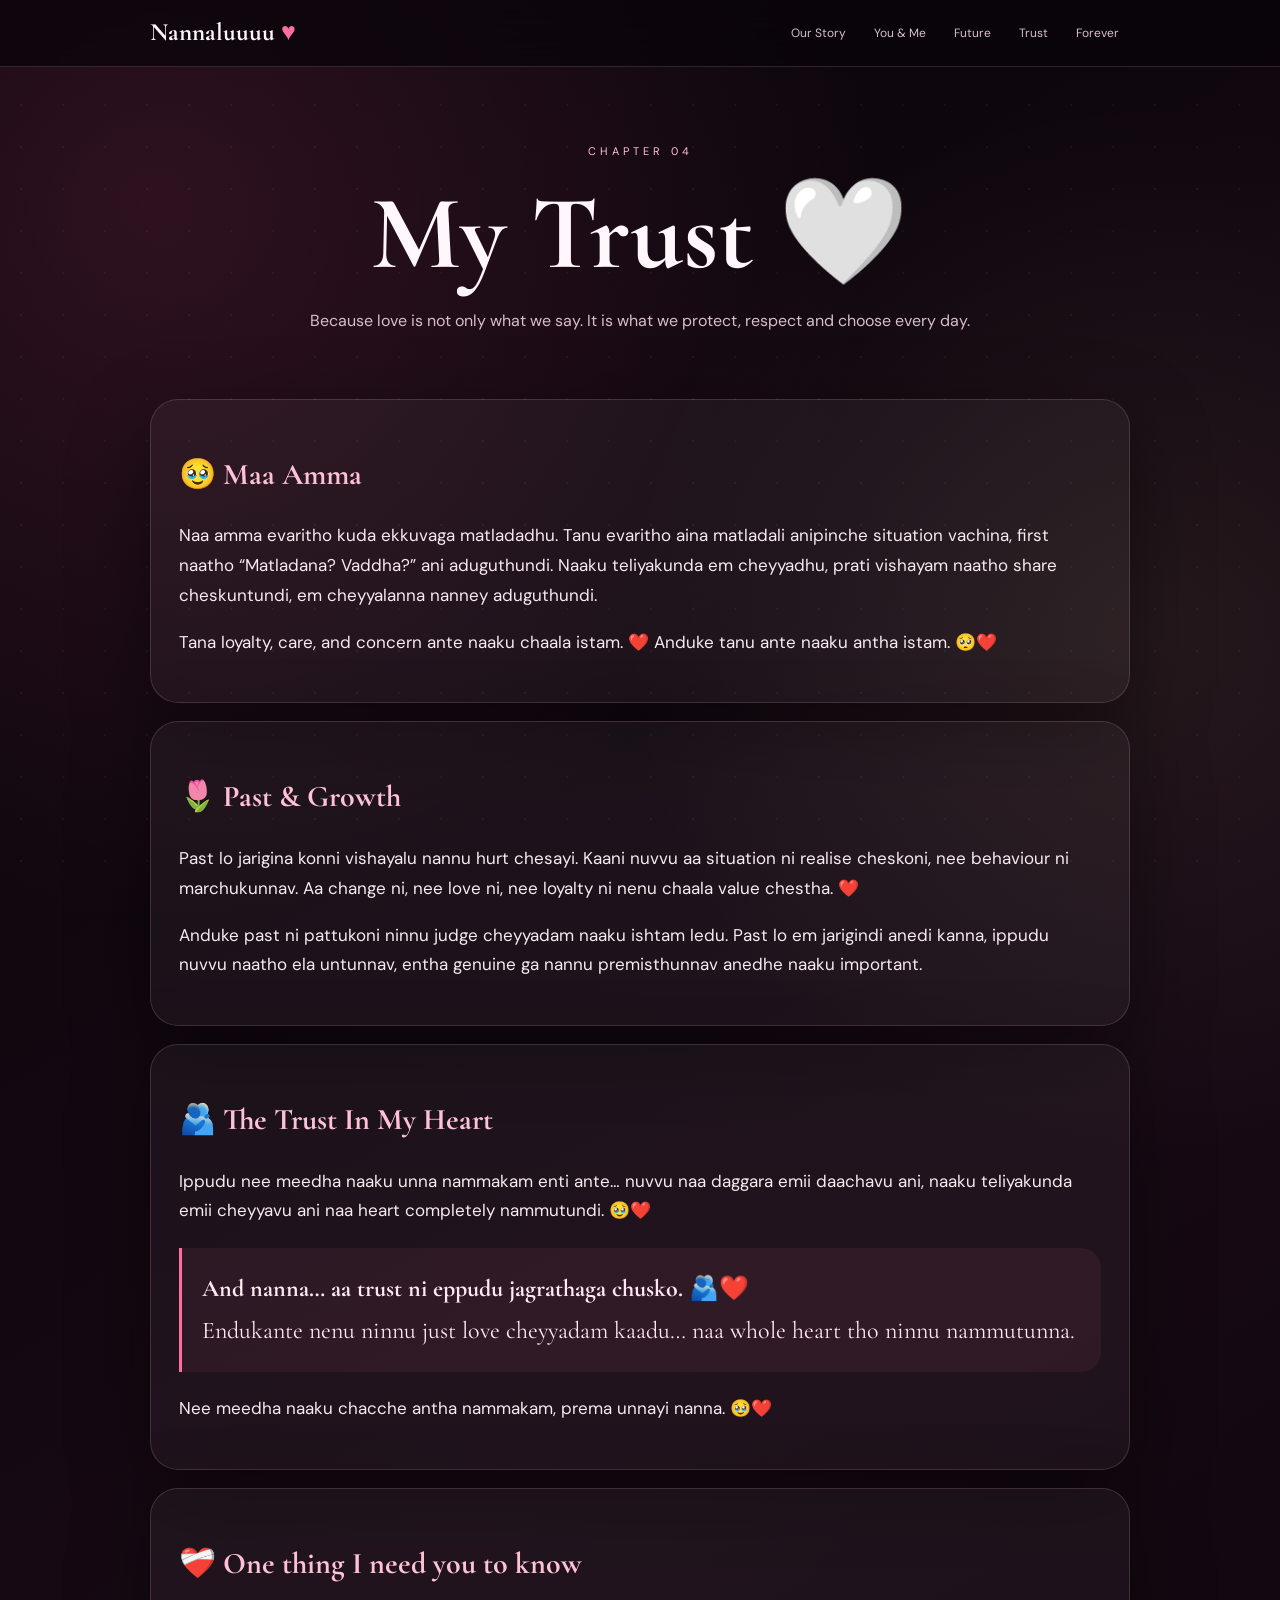
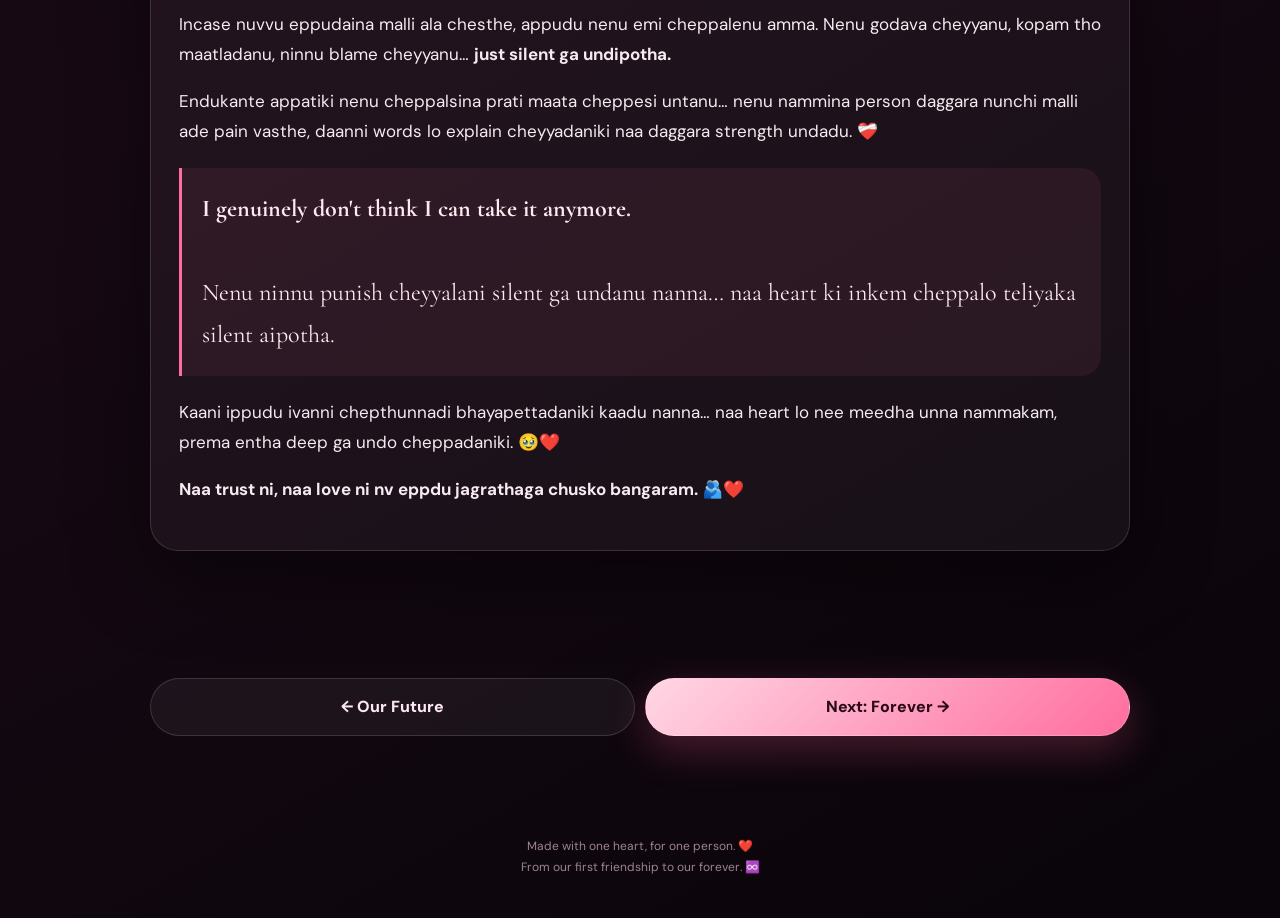
<file: trust.html>
<!DOCTYPE html><html lang="en"><head><meta charset="UTF-8"><meta name="viewport" content="width=device-width,initial-scale=1,viewport-fit=cover"><meta name="theme-color" content="#09050a"><title>My Trust 🤍 | Nannaluuuu</title><style id="site-style">
@import url('https://fonts.googleapis.com/css2?family=Cormorant+Garamond:wght@500;600;700&family=DM+Sans:wght@400;500;600;700&display=swap');
:root{
 --bg:#09050a; --surface:#160c14; --surface2:#21101c; --pink:#ff6d9f; --pink2:#ffc1d5;
 --gold:#f7d79c; --text:#fff7fb; --muted:#d9bdca; --line:rgba(255,196,218,.16);
 --shadow:0 25px 80px rgba(0,0,0,.42); --radius:28px;
}
*{box-sizing:border-box}
html{scroll-behavior:smooth}
body{margin:0;background:
 radial-gradient(circle at 12% 8%,rgba(255,91,145,.14),transparent 28%),
 radial-gradient(circle at 90% 25%,rgba(247,215,156,.08),transparent 24%),
 linear-gradient(150deg,#09050a,#170914 55%,#09050a);
 color:var(--text);font-family:"DM Sans",sans-serif;line-height:1.75;overflow-x:hidden}
body:before{content:"";position:fixed;inset:0;pointer-events:none;opacity:.045;background-image:radial-gradient(#fff 1px,transparent 1px);background-size:42px 42px;z-index:-1}
a{color:inherit}
.container{width:min(980px,calc(100% - 30px));margin:auto}
.topbar{position:sticky;top:0;z-index:90;backdrop-filter:blur(18px);background:rgba(9,5,10,.72);border-bottom:1px solid var(--line)}
.nav{height:66px;display:flex;align-items:center;justify-content:space-between;gap:12px}
.brand{font-family:"Cormorant Garamond",serif;font-size:25px;font-weight:700;text-decoration:none}
.brand span{color:var(--pink)}
.menu{display:flex;gap:6px;overflow:auto;white-space:nowrap}
.menu a{text-decoration:none;color:#d9c0cc;padding:8px 11px;border-radius:999px;font-size:12px}
.menu a:hover,.menu a.active{background:rgba(255,109,159,.11);color:#fff}
.hero{min-height:calc(100svh - 66px);display:grid;place-items:center;text-align:center;padding:55px 0;position:relative}
.hero-card{padding:52px 28px;border:1px solid var(--line);border-radius:38px;background:linear-gradient(145deg,rgba(255,255,255,.09),rgba(255,255,255,.025));box-shadow:var(--shadow);position:relative;overflow:hidden}
.hero-card:after{content:"";position:absolute;width:240px;height:240px;border-radius:50%;background:rgba(255,109,159,.12);filter:blur(30px);left:50%;top:30%;transform:translate(-50%,-50%)}
.eyebrow{text-transform:uppercase;letter-spacing:4px;color:var(--pink2);font-size:11px;position:relative;z-index:1}
h1,h2,h3{font-family:"Cormorant Garamond",serif;line-height:1.12}
h1{font-size:clamp(54px,12vw,105px);margin:14px 0;position:relative;z-index:1}
h2{font-size:clamp(34px,7vw,58px);margin:0 0 12px}
h3{font-size:30px;color:var(--pink2)}
.hero p{max-width:610px;margin:0 auto 26px;color:var(--muted);font-size:17px;position:relative;z-index:1}
.btn{display:inline-flex;align-items:center;justify-content:center;gap:8px;border:1px solid rgba(255,255,255,.14);background:linear-gradient(135deg,#ffd7e4,#ff6d9f);color:#2a0918;font-weight:800;padding:14px 22px;border-radius:999px;text-decoration:none;box-shadow:0 14px 40px rgba(255,91,145,.25);transition:.25s;cursor:pointer}
.btn:hover{transform:translateY(-3px);box-shadow:0 18px 50px rgba(255,91,145,.38)}
.btn.ghost{background:rgba(255,255,255,.05);color:#ffe7f0;box-shadow:none}
.icon{width:20px;height:20px;display:inline-block;vertical-align:-4px}
.floating{position:absolute;inset:0;overflow:hidden;pointer-events:none}
.floating span{position:absolute;bottom:-40px;font-size:22px;opacity:.4;animation:float 8s linear infinite}
.floating span:nth-child(1){left:8%;animation-delay:0s}.floating span:nth-child(2){left:28%;animation-delay:1.8s}.floating span:nth-child(3){left:54%;animation-delay:3.5s}.floating span:nth-child(4){left:77%;animation-delay:5s}.floating span:nth-child(5){left:92%;animation-delay:2.4s}
.section{padding:74px 0}
.section-head{text-align:center;margin-bottom:34px}
.section-head p{color:var(--muted);max-width:650px;margin:auto}
.card{border:1px solid var(--line);background:rgba(255,255,255,.045);border-radius:var(--radius);box-shadow:var(--shadow);padding:28px}
.story-card{margin-bottom:18px}
.story-card p{font-size:17px;color:#f8eaf0}
.quote{padding:20px;border-left:3px solid var(--pink);background:rgba(255,109,159,.07);border-radius:0 20px 20px 0;margin:22px 0;color:#ffe8f0;font-family:"Cormorant Garamond",serif;font-size:24px}
.grid{display:grid;grid-template-columns:repeat(2,1fr);gap:16px}
.grid3{grid-template-columns:repeat(3,1fr)}
.feature{text-align:center;padding:24px;border:1px solid var(--line);border-radius:24px;background:linear-gradient(145deg,rgba(255,255,255,.07),rgba(255,255,255,.025));transition:.25s}
.feature:hover{transform:translateY(-5px);border-color:rgba(255,180,204,.35)}
.feature .big-icon{font-size:35px;margin-bottom:10px}
.feature h3{margin:5px 0 7px;font-size:25px}
.feature p{margin:0;color:var(--muted);font-size:14px}
.timeline{position:relative;max-width:760px;margin:auto}
.timeline:before{content:"";position:absolute;left:20px;top:0;bottom:0;width:1px;background:linear-gradient(var(--pink),transparent)}
.timeline-item{position:relative;padding:0 0 24px 58px}
.timeline-dot{position:absolute;left:8px;top:3px;width:25px;height:25px;border-radius:50%;display:grid;place-items:center;background:#21101c;border:1px solid var(--pink);font-size:12px}
.timeline-item .card{padding:21px}
.timeline-item h3{margin:0 0 5px;font-size:26px}
.timeline-item p{margin:0;color:var(--muted)}
.page-hero{padding:75px 0 42px;text-align:center}
.page-hero .eyebrow{display:block}
.page-hero p{max-width:690px;margin:12px auto;color:var(--muted)}
.page-nav{display:flex;justify-content:space-between;gap:10px;margin:35px 0 60px}
.page-nav a{min-width:0;flex:1}
.final{text-align:center;padding:45px 25px;background:radial-gradient(circle at 50% 30%,rgba(255,109,159,.17),transparent 50%),rgba(255,255,255,.045)}
.question{font-family:"Cormorant Garamond",serif;font-size:clamp(34px,8vw,62px);line-height:1.15;color:#fff;margin:24px 0}
.signature{font-family:"Cormorant Garamond",serif;font-size:28px;color:var(--pink2)}
.badge{display:inline-block;padding:7px 12px;border:1px solid var(--line);border-radius:999px;color:var(--pink2);font-size:12px;margin:4px}
footer{text-align:center;padding:40px 15px;color:#9f8391;font-size:12px}
.reveal{opacity:0;transform:translateY(22px);transition:.8s}.reveal.show{opacity:1;transform:none}
.progress{position:fixed;top:0;left:0;width:100%;height:3px;z-index:200;background:transparent}.progress span{display:block;width:0;height:100%;background:linear-gradient(90deg,var(--pink),var(--gold),var(--pink))}
.heart-pop{font-size:38px;min-height:50px}
@keyframes float{0%{transform:translateY(0) rotate(0);opacity:0}12%{opacity:.5}100%{transform:translateY(-110vh) rotate(30deg);opacity:0}}
@keyframes pulse{0%,100%{transform:scale(1)}50%{transform:scale(1.12)}}
.pulse{animation:pulse 1.8s infinite}
@media(max-width:720px){
 .nav{height:58px}.brand{font-size:23px}.menu a{padding:7px 9px}
 .hero-card{padding:42px 19px;border-radius:28px}.grid,.grid3{grid-template-columns:1fr}
 .section{padding:55px 0}.card{padding:21px}.quote{font-size:21px}
 .page-nav{flex-direction:column}.page-nav a{width:100%}
}

/* FINAL ROBUSTNESS / NAVIGATION FIXES */
.hero-card::after,.hero-card:after{pointer-events:none;z-index:0}
.hero-card>*{position:relative;z-index:2}
.btn,.feature,.menu a,.brand,.page-nav a{position:relative;z-index:10;pointer-events:auto}
.reveal{opacity:1;transform:none}
body.page-enter main,body.page-enter .hero,body.page-enter footer{animation:pageIn .65s ease both}
@keyframes pageIn{from{opacity:0;transform:translateY(10px)}to{opacity:1;transform:none}}
@keyframes softGlow{0%,100%{box-shadow:0 0 0 rgba(255,109,159,0)}50%{box-shadow:0 0 35px rgba(255,109,159,.12)}}
.feature{animation:softGlow 4s ease-in-out infinite}
.feature:nth-child(2){animation-delay:.4s}.feature:nth-child(3){animation-delay:.8s}.feature:nth-child(4){animation-delay:1.2s}.feature:nth-child(5){animation-delay:1.6s}.feature:nth-child(6){animation-delay:2s}
@media(max-width:720px){.menu{max-width:62vw}.menu a{font-size:11px;padding:7px 8px}.hero{min-height:calc(100svh - 58px)}}
</style></head><body><div class="progress"><span></span></div>
<header class="topbar"><div class="container nav">
<a class="brand" href="./index.html">Nannaluuuu <span>♥</span></a>
<nav class="menu">
<a href="./story.html">Our Story</a><a href="./you.html">You & Me</a><a href="./future.html">Future</a><a href="./trust.html">Trust</a><a href="./proposal.html">Forever</a>
</nav></div></header>
<main class="container">
<section class="page-hero"><div class="eyebrow">Chapter 04</div><h1>My Trust 🤍</h1><p>Because love is not only what we say. It is what we protect, respect and choose every day.</p></section>
<section class="section" style="padding-top:10px">
<div class="card story-card reveal"><h3>🥹 Maa Amma</h3><p>Naa amma evaritho kuda ekkuvaga matladadhu. Tanu evaritho aina matladali anipinche situation vachina, first naatho “Matladana? Vaddha?” ani aduguthundi. Naaku teliyakunda em cheyyadhu, prati vishayam naatho share cheskuntundi, em cheyyalanna nanney aduguthundi.</p><p>Tana loyalty, care, and concern ante naaku chaala istam. ❤️ Anduke tanu ante naaku antha istam. 🥺❤️</p></div>
<div class="card story-card reveal"><h3>🌷 Past & Growth</h3><p>Past lo jarigina konni vishayalu nannu hurt chesayi. Kaani nuvvu aa situation ni realise cheskoni, nee behaviour ni marchukunnav. Aa change ni, nee love ni, nee loyalty ni nenu chaala value chestha. ❤️</p><p>Anduke past ni pattukoni ninnu judge cheyyadam naaku ishtam ledu. Past lo em jarigindi anedi kanna, ippudu nuvvu naatho ela untunnav, entha genuine ga nannu premisthunnav anedhe naaku important.</p></div>
<div class="card story-card reveal"><h3>🫂 The Trust In My Heart</h3><p>Ippudu nee meedha naaku unna nammakam enti ante… nuvvu naa daggara emii daachavu ani, naaku teliyakunda emii cheyyavu ani naa heart completely nammutundi. 🥹❤️</p><div class="quote"><strong>And nanna… aa trust ni eppudu jagrathaga chusko. 🫂❤️</strong><br>Endukante nenu ninnu just love cheyyadam kaadu… naa whole heart tho ninnu nammutunna.</div><p>Nee meedha naaku chacche antha nammakam, prema unnayi nanna. 🥹❤️</p></div>
<div class="card story-card reveal"><h3>❤️‍🩹 One thing I need you to know</h3><p>Incase nuvvu eppudaina malli ala chesthe, appudu nenu emi cheppalenu amma. Nenu godava cheyyanu, kopam tho maatladanu, ninnu blame cheyyanu… <strong>just silent ga undipotha.</strong></p><p>Endukante appatiki nenu cheppalsina prati maata cheppesi untanu… nenu nammina person daggara nunchi malli ade pain vasthe, daanni words lo explain cheyyadaniki naa daggara strength undadu. ❤️‍🩹</p><div class="quote"><strong>I genuinely don't think I can take it anymore.</strong><br><br>Nenu ninnu punish cheyyalani silent ga undanu nanna… naa heart ki inkem cheppalo teliyaka silent aipotha.</div><p>Kaani ippudu ivanni chepthunnadi bhayapettadaniki kaadu nanna… naa heart lo nee meedha unna nammakam, prema entha deep ga undo cheppadaniki. 🥹❤️</p><p><strong>Naa trust ni, naa love ni nv eppdu jagrathaga chusko bangaram. 🫂❤️</strong></p></div>
</section>
<div class="page-nav"><a class="btn ghost" href="./future.html">← Our Future</a><a class="btn" href="./proposal.html">Next: Forever →</a></div>
</main><footer>Made with one heart, for one person. ❤️<br>From our first friendship to our forever. ♾️</footer><script id="site-script">document.addEventListener("DOMContentLoaded",()=>{
  document.body.classList.add("page-enter");
  const reveals=[...document.querySelectorAll(".reveal")];
  if("IntersectionObserver" in window){
    const io=new IntersectionObserver(entries=>entries.forEach(e=>{if(e.isIntersecting){e.target.classList.add("show");io.unobserve(e.target)}}),{threshold:.08});
    reveals.forEach((el,i)=>{el.style.transitionDelay=Math.min(i*70,500)+"ms";io.observe(el)});
  }else reveals.forEach(el=>el.classList.add("show"));
  const bar=document.querySelector(".progress span");
  const update=()=>{if(!bar)return;const d=document.documentElement.scrollHeight-innerHeight;bar.style.width=(d>0?(scrollY/d)*100:0)+"%"};
  addEventListener("scroll",update,{passive:true});update();
  document.querySelectorAll('a[href$=".html"]').forEach(a=>{
    a.addEventListener("click",()=>{document.body.classList.add("page-leaving")});
  });
});
function heartBurst(count=30){
  const icons=["❤️","💗","💖","💘","💞","✨","💍"];
  for(let i=0;i<count;i++){
    const s=document.createElement("span");s.textContent=icons[Math.floor(Math.random()*icons.length)];
    s.style.position="fixed";s.style.left=(50+(Math.random()*60-30))+"vw";s.style.top=(55+(Math.random()*20-10))+"vh";
    s.style.zIndex="9999";s.style.pointerEvents="none";s.style.fontSize=(18+Math.random()*22)+"px";
    s.style.transition="transform 1.2s ease, opacity 1.2s ease";document.body.appendChild(s);
    requestAnimationFrame(()=>{s.style.transform=`translate(${(Math.random()*360-180)}px,${-(120+Math.random()*420)}px) rotate(${Math.random()*360-180}deg)`;s.style.opacity="0"});
    setTimeout(()=>s.remove(),1300);
  }
}
</script></body></html>
</file>
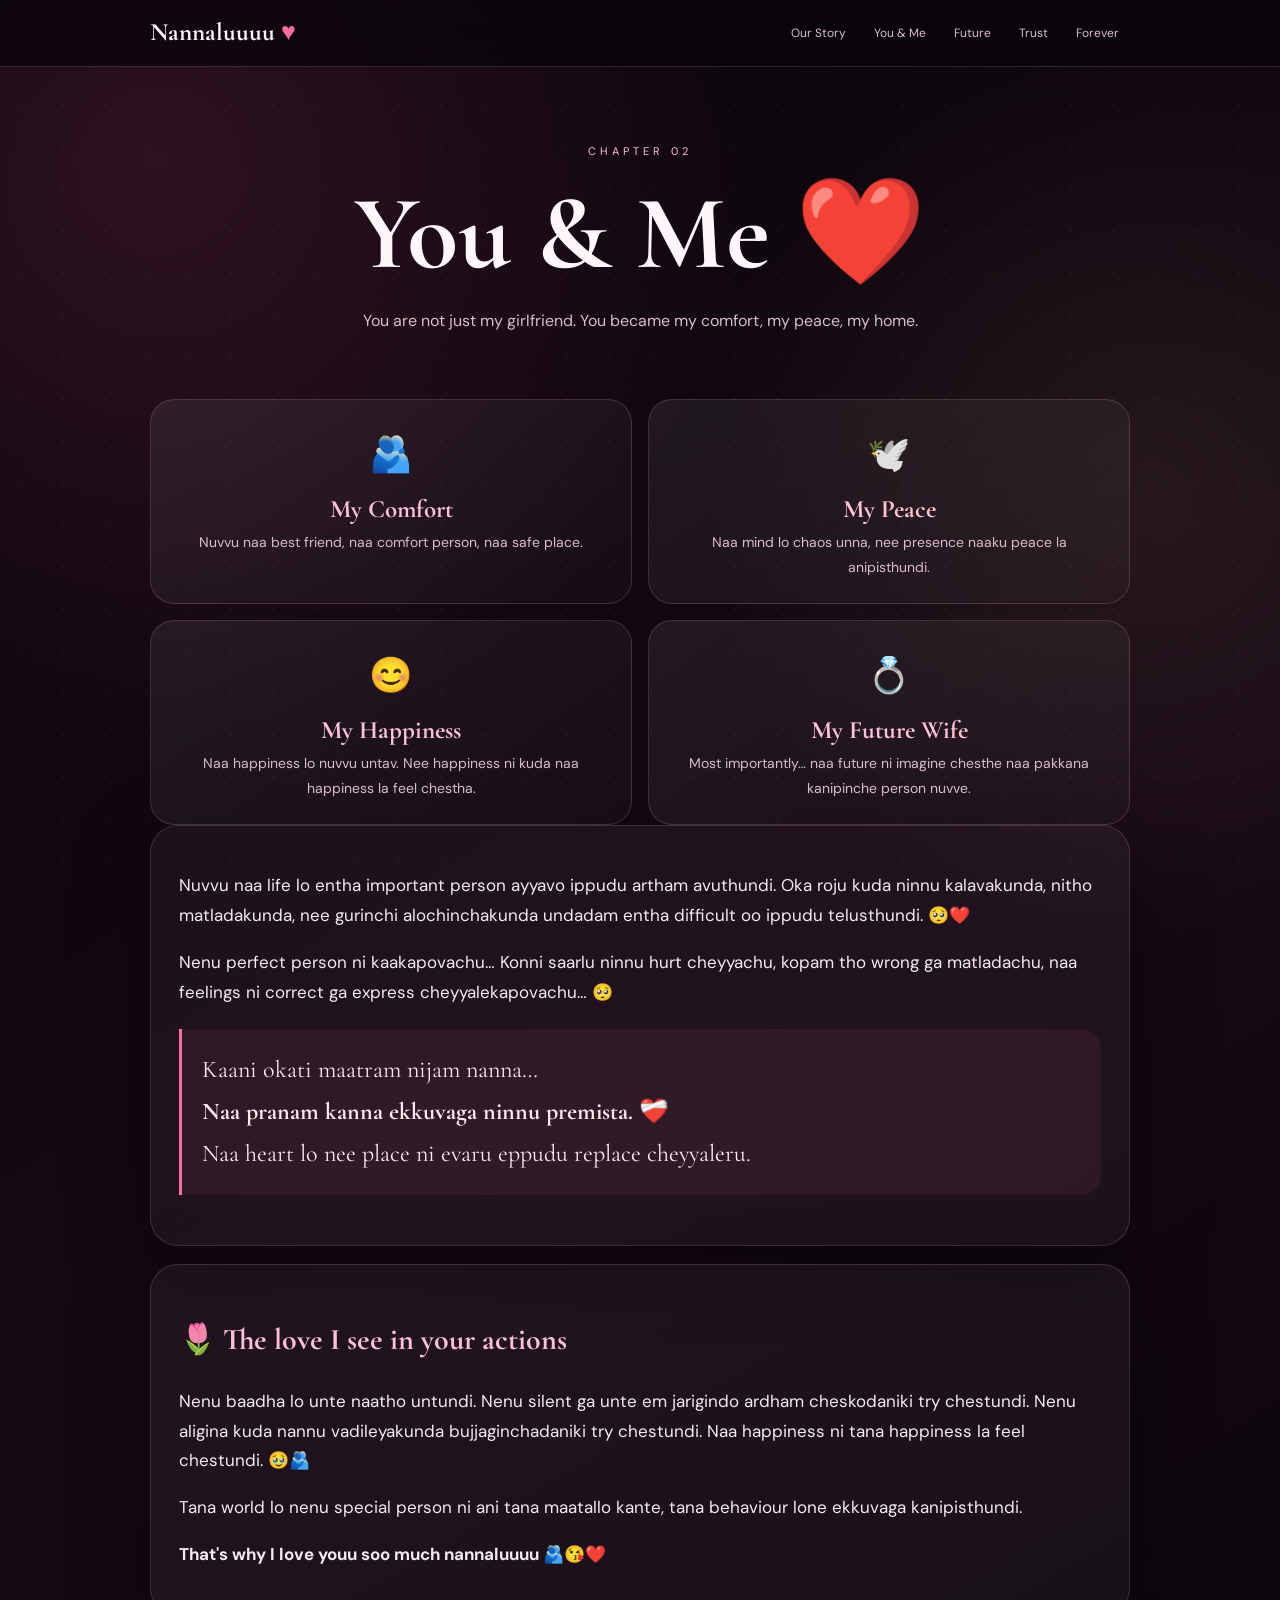
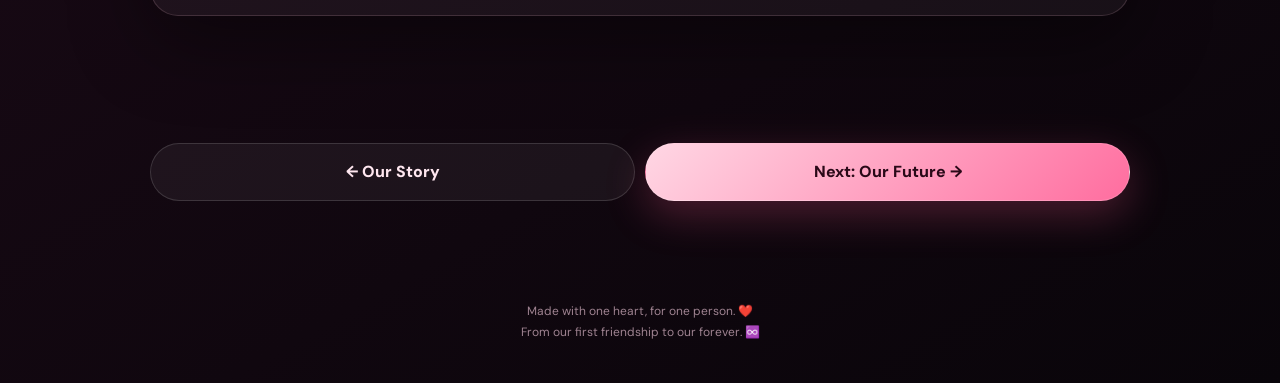
<file: you.html>
<!DOCTYPE html><html lang="en"><head><meta charset="UTF-8"><meta name="viewport" content="width=device-width,initial-scale=1,viewport-fit=cover"><meta name="theme-color" content="#09050a"><title>You & Me ❤️ | Nannaluuuu</title><style id="site-style">
@import url('https://fonts.googleapis.com/css2?family=Cormorant+Garamond:wght@500;600;700&family=DM+Sans:wght@400;500;600;700&display=swap');
:root{
 --bg:#09050a; --surface:#160c14; --surface2:#21101c; --pink:#ff6d9f; --pink2:#ffc1d5;
 --gold:#f7d79c; --text:#fff7fb; --muted:#d9bdca; --line:rgba(255,196,218,.16);
 --shadow:0 25px 80px rgba(0,0,0,.42); --radius:28px;
}
*{box-sizing:border-box}
html{scroll-behavior:smooth}
body{margin:0;background:
 radial-gradient(circle at 12% 8%,rgba(255,91,145,.14),transparent 28%),
 radial-gradient(circle at 90% 25%,rgba(247,215,156,.08),transparent 24%),
 linear-gradient(150deg,#09050a,#170914 55%,#09050a);
 color:var(--text);font-family:"DM Sans",sans-serif;line-height:1.75;overflow-x:hidden}
body:before{content:"";position:fixed;inset:0;pointer-events:none;opacity:.045;background-image:radial-gradient(#fff 1px,transparent 1px);background-size:42px 42px;z-index:-1}
a{color:inherit}
.container{width:min(980px,calc(100% - 30px));margin:auto}
.topbar{position:sticky;top:0;z-index:90;backdrop-filter:blur(18px);background:rgba(9,5,10,.72);border-bottom:1px solid var(--line)}
.nav{height:66px;display:flex;align-items:center;justify-content:space-between;gap:12px}
.brand{font-family:"Cormorant Garamond",serif;font-size:25px;font-weight:700;text-decoration:none}
.brand span{color:var(--pink)}
.menu{display:flex;gap:6px;overflow:auto;white-space:nowrap}
.menu a{text-decoration:none;color:#d9c0cc;padding:8px 11px;border-radius:999px;font-size:12px}
.menu a:hover,.menu a.active{background:rgba(255,109,159,.11);color:#fff}
.hero{min-height:calc(100svh - 66px);display:grid;place-items:center;text-align:center;padding:55px 0;position:relative}
.hero-card{padding:52px 28px;border:1px solid var(--line);border-radius:38px;background:linear-gradient(145deg,rgba(255,255,255,.09),rgba(255,255,255,.025));box-shadow:var(--shadow);position:relative;overflow:hidden}
.hero-card:after{content:"";position:absolute;width:240px;height:240px;border-radius:50%;background:rgba(255,109,159,.12);filter:blur(30px);left:50%;top:30%;transform:translate(-50%,-50%)}
.eyebrow{text-transform:uppercase;letter-spacing:4px;color:var(--pink2);font-size:11px;position:relative;z-index:1}
h1,h2,h3{font-family:"Cormorant Garamond",serif;line-height:1.12}
h1{font-size:clamp(54px,12vw,105px);margin:14px 0;position:relative;z-index:1}
h2{font-size:clamp(34px,7vw,58px);margin:0 0 12px}
h3{font-size:30px;color:var(--pink2)}
.hero p{max-width:610px;margin:0 auto 26px;color:var(--muted);font-size:17px;position:relative;z-index:1}
.btn{display:inline-flex;align-items:center;justify-content:center;gap:8px;border:1px solid rgba(255,255,255,.14);background:linear-gradient(135deg,#ffd7e4,#ff6d9f);color:#2a0918;font-weight:800;padding:14px 22px;border-radius:999px;text-decoration:none;box-shadow:0 14px 40px rgba(255,91,145,.25);transition:.25s;cursor:pointer}
.btn:hover{transform:translateY(-3px);box-shadow:0 18px 50px rgba(255,91,145,.38)}
.btn.ghost{background:rgba(255,255,255,.05);color:#ffe7f0;box-shadow:none}
.icon{width:20px;height:20px;display:inline-block;vertical-align:-4px}
.floating{position:absolute;inset:0;overflow:hidden;pointer-events:none}
.floating span{position:absolute;bottom:-40px;font-size:22px;opacity:.4;animation:float 8s linear infinite}
.floating span:nth-child(1){left:8%;animation-delay:0s}.floating span:nth-child(2){left:28%;animation-delay:1.8s}.floating span:nth-child(3){left:54%;animation-delay:3.5s}.floating span:nth-child(4){left:77%;animation-delay:5s}.floating span:nth-child(5){left:92%;animation-delay:2.4s}
.section{padding:74px 0}
.section-head{text-align:center;margin-bottom:34px}
.section-head p{color:var(--muted);max-width:650px;margin:auto}
.card{border:1px solid var(--line);background:rgba(255,255,255,.045);border-radius:var(--radius);box-shadow:var(--shadow);padding:28px}
.story-card{margin-bottom:18px}
.story-card p{font-size:17px;color:#f8eaf0}
.quote{padding:20px;border-left:3px solid var(--pink);background:rgba(255,109,159,.07);border-radius:0 20px 20px 0;margin:22px 0;color:#ffe8f0;font-family:"Cormorant Garamond",serif;font-size:24px}
.grid{display:grid;grid-template-columns:repeat(2,1fr);gap:16px}
.grid3{grid-template-columns:repeat(3,1fr)}
.feature{text-align:center;padding:24px;border:1px solid var(--line);border-radius:24px;background:linear-gradient(145deg,rgba(255,255,255,.07),rgba(255,255,255,.025));transition:.25s}
.feature:hover{transform:translateY(-5px);border-color:rgba(255,180,204,.35)}
.feature .big-icon{font-size:35px;margin-bottom:10px}
.feature h3{margin:5px 0 7px;font-size:25px}
.feature p{margin:0;color:var(--muted);font-size:14px}
.timeline{position:relative;max-width:760px;margin:auto}
.timeline:before{content:"";position:absolute;left:20px;top:0;bottom:0;width:1px;background:linear-gradient(var(--pink),transparent)}
.timeline-item{position:relative;padding:0 0 24px 58px}
.timeline-dot{position:absolute;left:8px;top:3px;width:25px;height:25px;border-radius:50%;display:grid;place-items:center;background:#21101c;border:1px solid var(--pink);font-size:12px}
.timeline-item .card{padding:21px}
.timeline-item h3{margin:0 0 5px;font-size:26px}
.timeline-item p{margin:0;color:var(--muted)}
.page-hero{padding:75px 0 42px;text-align:center}
.page-hero .eyebrow{display:block}
.page-hero p{max-width:690px;margin:12px auto;color:var(--muted)}
.page-nav{display:flex;justify-content:space-between;gap:10px;margin:35px 0 60px}
.page-nav a{min-width:0;flex:1}
.final{text-align:center;padding:45px 25px;background:radial-gradient(circle at 50% 30%,rgba(255,109,159,.17),transparent 50%),rgba(255,255,255,.045)}
.question{font-family:"Cormorant Garamond",serif;font-size:clamp(34px,8vw,62px);line-height:1.15;color:#fff;margin:24px 0}
.signature{font-family:"Cormorant Garamond",serif;font-size:28px;color:var(--pink2)}
.badge{display:inline-block;padding:7px 12px;border:1px solid var(--line);border-radius:999px;color:var(--pink2);font-size:12px;margin:4px}
footer{text-align:center;padding:40px 15px;color:#9f8391;font-size:12px}
.reveal{opacity:0;transform:translateY(22px);transition:.8s}.reveal.show{opacity:1;transform:none}
.progress{position:fixed;top:0;left:0;width:100%;height:3px;z-index:200;background:transparent}.progress span{display:block;width:0;height:100%;background:linear-gradient(90deg,var(--pink),var(--gold),var(--pink))}
.heart-pop{font-size:38px;min-height:50px}
@keyframes float{0%{transform:translateY(0) rotate(0);opacity:0}12%{opacity:.5}100%{transform:translateY(-110vh) rotate(30deg);opacity:0}}
@keyframes pulse{0%,100%{transform:scale(1)}50%{transform:scale(1.12)}}
.pulse{animation:pulse 1.8s infinite}
@media(max-width:720px){
 .nav{height:58px}.brand{font-size:23px}.menu a{padding:7px 9px}
 .hero-card{padding:42px 19px;border-radius:28px}.grid,.grid3{grid-template-columns:1fr}
 .section{padding:55px 0}.card{padding:21px}.quote{font-size:21px}
 .page-nav{flex-direction:column}.page-nav a{width:100%}
}

/* FINAL ROBUSTNESS / NAVIGATION FIXES */
.hero-card::after,.hero-card:after{pointer-events:none;z-index:0}
.hero-card>*{position:relative;z-index:2}
.btn,.feature,.menu a,.brand,.page-nav a{position:relative;z-index:10;pointer-events:auto}
.reveal{opacity:1;transform:none}
body.page-enter main,body.page-enter .hero,body.page-enter footer{animation:pageIn .65s ease both}
@keyframes pageIn{from{opacity:0;transform:translateY(10px)}to{opacity:1;transform:none}}
@keyframes softGlow{0%,100%{box-shadow:0 0 0 rgba(255,109,159,0)}50%{box-shadow:0 0 35px rgba(255,109,159,.12)}}
.feature{animation:softGlow 4s ease-in-out infinite}
.feature:nth-child(2){animation-delay:.4s}.feature:nth-child(3){animation-delay:.8s}.feature:nth-child(4){animation-delay:1.2s}.feature:nth-child(5){animation-delay:1.6s}.feature:nth-child(6){animation-delay:2s}
@media(max-width:720px){.menu{max-width:62vw}.menu a{font-size:11px;padding:7px 8px}.hero{min-height:calc(100svh - 58px)}}
</style></head><body><div class="progress"><span></span></div>
<header class="topbar"><div class="container nav">
<a class="brand" href="./index.html">Nannaluuuu <span>♥</span></a>
<nav class="menu">
<a href="./story.html">Our Story</a><a href="./you.html">You & Me</a><a href="./future.html">Future</a><a href="./trust.html">Trust</a><a href="./proposal.html">Forever</a>
</nav></div></header>
<main class="container">
<section class="page-hero"><div class="eyebrow">Chapter 02</div><h1>You & Me ❤️</h1><p>You are not just my girlfriend. You became my comfort, my peace, my home.</p></section>
<section class="section" style="padding-top:10px">
<div class="grid">
<div class="feature reveal"><div class="big-icon">🫂</div><h3>My Comfort</h3><p>Nuvvu naa best friend, naa comfort person, naa safe place.</p></div>
<div class="feature reveal"><div class="big-icon">🕊️</div><h3>My Peace</h3><p>Naa mind lo chaos unna, nee presence naaku peace la anipisthundi.</p></div>
<div class="feature reveal"><div class="big-icon">😊</div><h3>My Happiness</h3><p>Naa happiness lo nuvvu untav. Nee happiness ni kuda naa happiness la feel chestha.</p></div>
<div class="feature reveal"><div class="big-icon">💍</div><h3>My Future Wife</h3><p>Most importantly… naa future ni imagine chesthe naa pakkana kanipinche person nuvve.</p></div>
</div>
<div class="card story-card reveal"><p>Nuvvu naa life lo entha important person ayyavo ippudu artham avuthundi. Oka roju kuda ninnu kalavakunda, nitho matladakunda, nee gurinchi alochinchakunda undadam entha difficult oo ippudu telusthundi. 🥺❤️</p><p>Nenu perfect person ni kaakapovachu… Konni saarlu ninnu hurt cheyyachu, kopam tho wrong ga matladachu, naa feelings ni correct ga express cheyyalekapovachu… 🥺</p><div class="quote">Kaani okati maatram nijam nanna…<br><strong>Naa pranam kanna ekkuvaga ninnu premista. ❤️‍🩹</strong><br>Naa heart lo nee place ni evaru eppudu replace cheyyaleru.</div></div>
<div class="card story-card reveal"><h3>🌷 The love I see in your actions</h3><p>Nenu baadha lo unte naatho untundi. Nenu silent ga unte em jarigindo ardham cheskodaniki try chestundi. Nenu aligina kuda nannu vadileyakunda bujjaginchadaniki try chestundi. Naa happiness ni tana happiness la feel chestundi. 🥹🫂</p><p>Tana world lo nenu special person ni ani tana maatallo kante, tana behaviour lone ekkuvaga kanipisthundi.</p><p><strong>That's why I love youu soo much nannaluuuu 🫂😘❤️</strong></p></div>
</section>
<div class="page-nav"><a class="btn ghost" href="./story.html">← Our Story</a><a class="btn" href="./future.html">Next: Our Future →</a></div>
</main><footer>Made with one heart, for one person. ❤️<br>From our first friendship to our forever. ♾️</footer><script id="site-script">document.addEventListener("DOMContentLoaded",()=>{
  document.body.classList.add("page-enter");
  const reveals=[...document.querySelectorAll(".reveal")];
  if("IntersectionObserver" in window){
    const io=new IntersectionObserver(entries=>entries.forEach(e=>{if(e.isIntersecting){e.target.classList.add("show");io.unobserve(e.target)}}),{threshold:.08});
    reveals.forEach((el,i)=>{el.style.transitionDelay=Math.min(i*70,500)+"ms";io.observe(el)});
  }else reveals.forEach(el=>el.classList.add("show"));
  const bar=document.querySelector(".progress span");
  const update=()=>{if(!bar)return;const d=document.documentElement.scrollHeight-innerHeight;bar.style.width=(d>0?(scrollY/d)*100:0)+"%"};
  addEventListener("scroll",update,{passive:true});update();
  document.querySelectorAll('a[href$=".html"]').forEach(a=>{
    a.addEventListener("click",()=>{document.body.classList.add("page-leaving")});
  });
});
function heartBurst(count=30){
  const icons=["❤️","💗","💖","💘","💞","✨","💍"];
  for(let i=0;i<count;i++){
    const s=document.createElement("span");s.textContent=icons[Math.floor(Math.random()*icons.length)];
    s.style.position="fixed";s.style.left=(50+(Math.random()*60-30))+"vw";s.style.top=(55+(Math.random()*20-10))+"vh";
    s.style.zIndex="9999";s.style.pointerEvents="none";s.style.fontSize=(18+Math.random()*22)+"px";
    s.style.transition="transform 1.2s ease, opacity 1.2s ease";document.body.appendChild(s);
    requestAnimationFrame(()=>{s.style.transform=`translate(${(Math.random()*360-180)}px,${-(120+Math.random()*420)}px) rotate(${Math.random()*360-180}deg)`;s.style.opacity="0"});
    setTimeout(()=>s.remove(),1300);
  }
}
</script></body></html>
</file>
